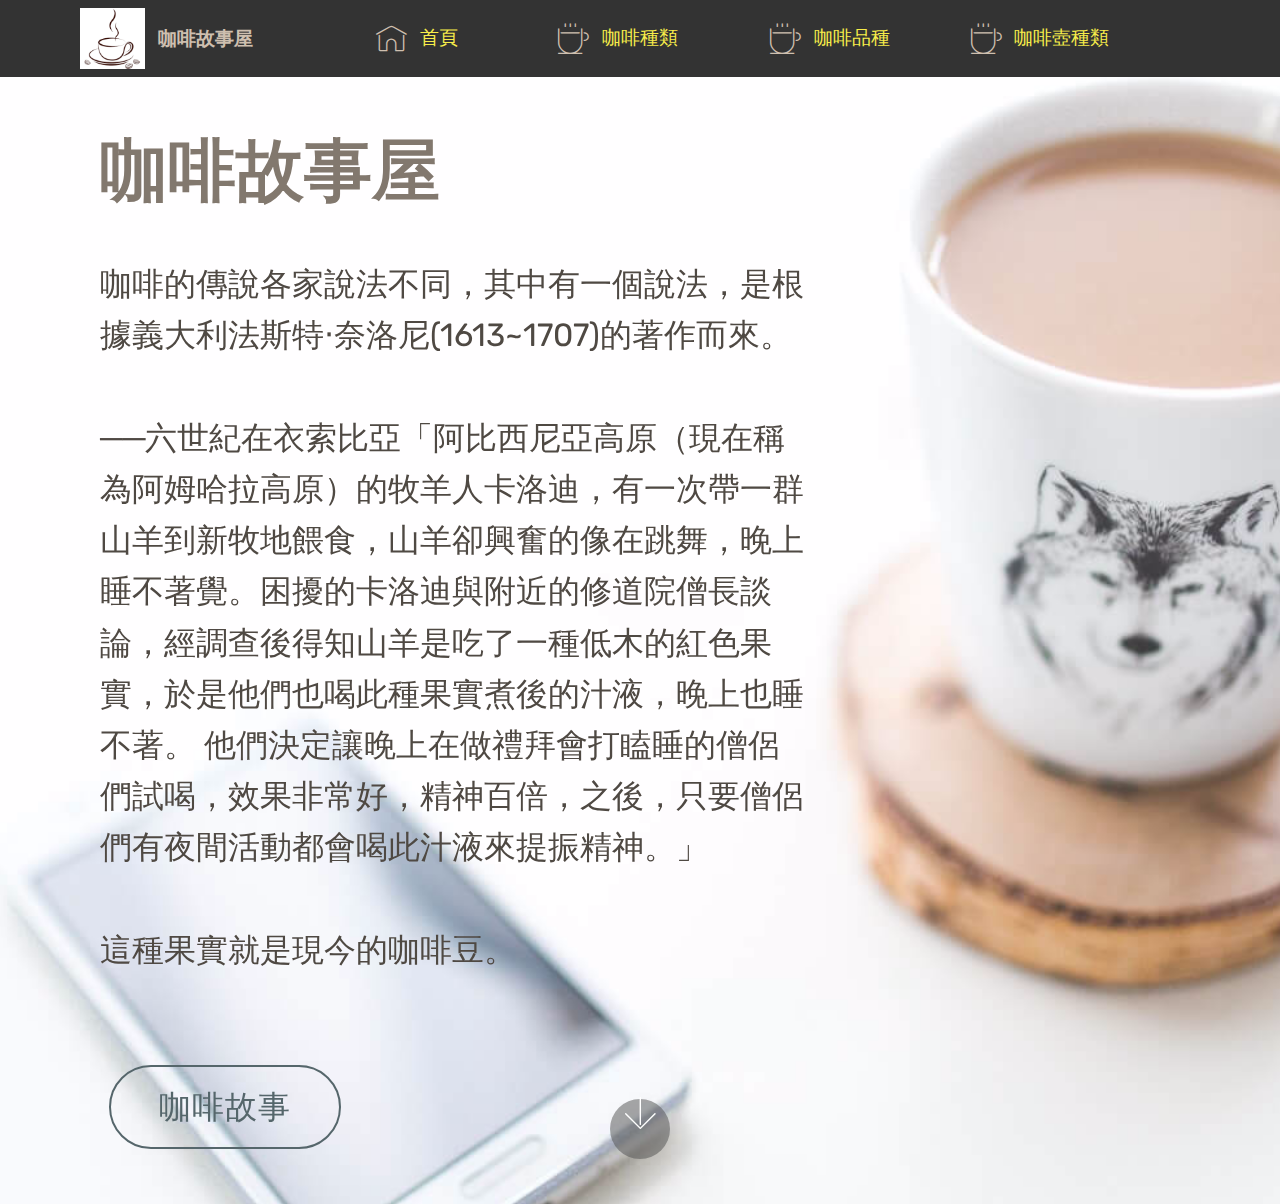
<file: index.html>
<!DOCTYPE html>
<html >
<head>
  <!-- Site made with Mobirise Website Builder v4.8.3, https://mobirise.com -->
  <meta charset="UTF-8">
  <meta http-equiv="X-UA-Compatible" content="IE=edge">
  <meta name="generator" content="Mobirise v4.8.3, mobirise.com">
  <meta name="viewport" content="width=device-width, initial-scale=1, minimum-scale=1">
  <link rel="shortcut icon" href="assets/images/-122x93.png" type="image/x-icon">
  <meta name="description" content="">
  <title>首頁</title>
  <link rel="stylesheet" href="assets/web/assets/mobirise-icons/mobirise-icons.css">
  <link rel="stylesheet" href="assets/tether/tether.min.css">
  <link rel="stylesheet" href="assets/bootstrap/css/bootstrap.min.css">
  <link rel="stylesheet" href="assets/bootstrap/css/bootstrap-grid.min.css">
  <link rel="stylesheet" href="assets/bootstrap/css/bootstrap-reboot.min.css">
  <link rel="stylesheet" href="assets/dropdown/css/style.css">
  <link rel="stylesheet" href="assets/theme/css/style.css">
  <link rel="stylesheet" href="assets/mobirise/css/mbr-additional.css" type="text/css">
  
  
  
</head>
<body>
  <section class="menu cid-qTkzRZLJNu" once="menu" id="menu1-0">

    

    <nav class="navbar navbar-expand beta-menu navbar-dropdown align-items-center navbar-fixed-top navbar-toggleable-sm">
        <button class="navbar-toggler navbar-toggler-right" type="button" data-toggle="collapse" data-target="#navbarSupportedContent" aria-controls="navbarSupportedContent" aria-expanded="false" aria-label="Toggle navigation">
            <div class="hamburger">
                <span></span>
                <span></span>
                <span></span>
                <span></span>
            </div>
        </button>
        <div class="menu-logo">
            <div class="navbar-brand">
                <span class="navbar-logo">
                    <a href="index.html">
                         <img src="assets/images/-122x93.png" alt="Mobirise" title="" style="height: 3.8rem;">
                    </a>
                </span>
                <span class="navbar-caption-wrap"><a class="navbar-caption text-danger display-7" href="index.html">咖啡故事屋</a></span>
            </div>
        </div>
        <div class="collapse navbar-collapse" id="navbarSupportedContent">
            <ul class="navbar-nav nav-dropdown nav-right" data-app-modern-menu="true"><li class="nav-item">
                    <a class="nav-link link text-success display-7" href="index.html"><span class="mbri-home mbr-iconfont mbr-iconfont-btn" style="color: rgb(206, 191, 175);"></span>首頁 &nbsp; &nbsp; &nbsp; &nbsp; &nbsp; &nbsp; &nbsp; &nbsp; &nbsp; &nbsp;</a>
                </li><li class="nav-item"><a class="nav-link link text-success display-7" href="page2.html"><span class="mbri-hot-cup mbr-iconfont mbr-iconfont-btn" style="color: rgb(206, 191, 175);"></span>咖啡種類 &nbsp; &nbsp; &nbsp; &nbsp; &nbsp; &nbsp; &nbsp; &nbsp; &nbsp;</a></li><li class="nav-item"><a class="nav-link link text-success display-7" href="page1.html"><span class="mbri-hot-cup mbr-iconfont mbr-iconfont-btn" style="color: rgb(206, 191, 175);"></span>咖啡品種 &nbsp; &nbsp; &nbsp; &nbsp; &nbsp; &nbsp; &nbsp;&nbsp;</a></li><li class="nav-item"><a class="nav-link link text-success display-7" href="page3.html"><span class="mbri-hot-cup mbr-iconfont mbr-iconfont-btn" style="color: rgb(206, 191, 175);"></span>咖啡壺種類&nbsp; &nbsp; &nbsp; &nbsp; &nbsp; &nbsp; &nbsp; &nbsp;</a></li><li class="nav-item"><a class="nav-link link text-success display-7" href="https://mobirise.com"></a></li></ul>
            
        </div>
    </nav>
</section>

<section class="engine"><a href="https://mobiri.se/h">how to create a web page for free</a></section><section class="header9 cid-r4R7eezsi0 mbr-fullscreen mbr-parallax-background" id="header9-j">

    

    

    <div class="container">
        <div class="media-container-column mbr-white col-md-8">
            <h1 class="mbr-section-title align-left mbr-bold pb-3 mbr-fonts-style display-1"><br>咖啡故事屋</h1>
            <h3 class="mbr-section-subtitle align-left mbr-light pb-3 mbr-fonts-style display-2"></h3>
            <p class="mbr-text align-left pb-3 mbr-fonts-style display-5">咖啡的傳說各家說法不同，其中有一個說法，是根據義大利法斯特‧奈洛尼(1613~1707)的著作而來。
<br>
<br>──六世紀在衣索比亞「阿比西尼亞高原（現在稱為阿姆哈拉高原）的牧羊人卡洛迪，有一次帶一群山羊到新牧地餵食，山羊卻興奮的像在跳舞，晚上睡不著覺。困擾的卡洛迪與附近的修道院僧長談論，經調查後得知山羊是吃了一種低木的紅色果實，於是他們也喝此種果實煮後的汁液，晚上也睡不著。 他們決定讓晚上在做禮拜會打瞌睡的僧侶們試喝，效果非常好，精神百倍，之後，只要僧侶們有夜間活動都會喝此汁液來提振精神。」
<br>
<br>這種果實就是現今的咖啡豆。<br>
<br>
            </p>
            <div class="mbr-section-btn align-left"><a class="btn btn-md btn-warning-outline display-5" href="https://www.youtube.com/watch?v=K2x3WgZIUCE" target="_blank">咖啡故事</a></div>
        </div>
    </div>

    <div class="mbr-arrow hidden-sm-down" aria-hidden="true">
        <a href="#next">
            <i class="mbri-down mbr-iconfont"></i>
        </a>
    </div>
</section>


  <script src="assets/web/assets/jquery/jquery.min.js"></script>
  <script src="assets/popper/popper.min.js"></script>
  <script src="assets/tether/tether.min.js"></script>
  <script src="assets/bootstrap/js/bootstrap.min.js"></script>
  <script src="assets/smoothscroll/smooth-scroll.js"></script>
  <script src="assets/dropdown/js/script.min.js"></script>
  <script src="assets/touchswipe/jquery.touch-swipe.min.js"></script>
  <script src="assets/parallax/jarallax.min.js"></script>
  <script src="assets/theme/js/script.js"></script>
  
  
</body>
</html>
</file>
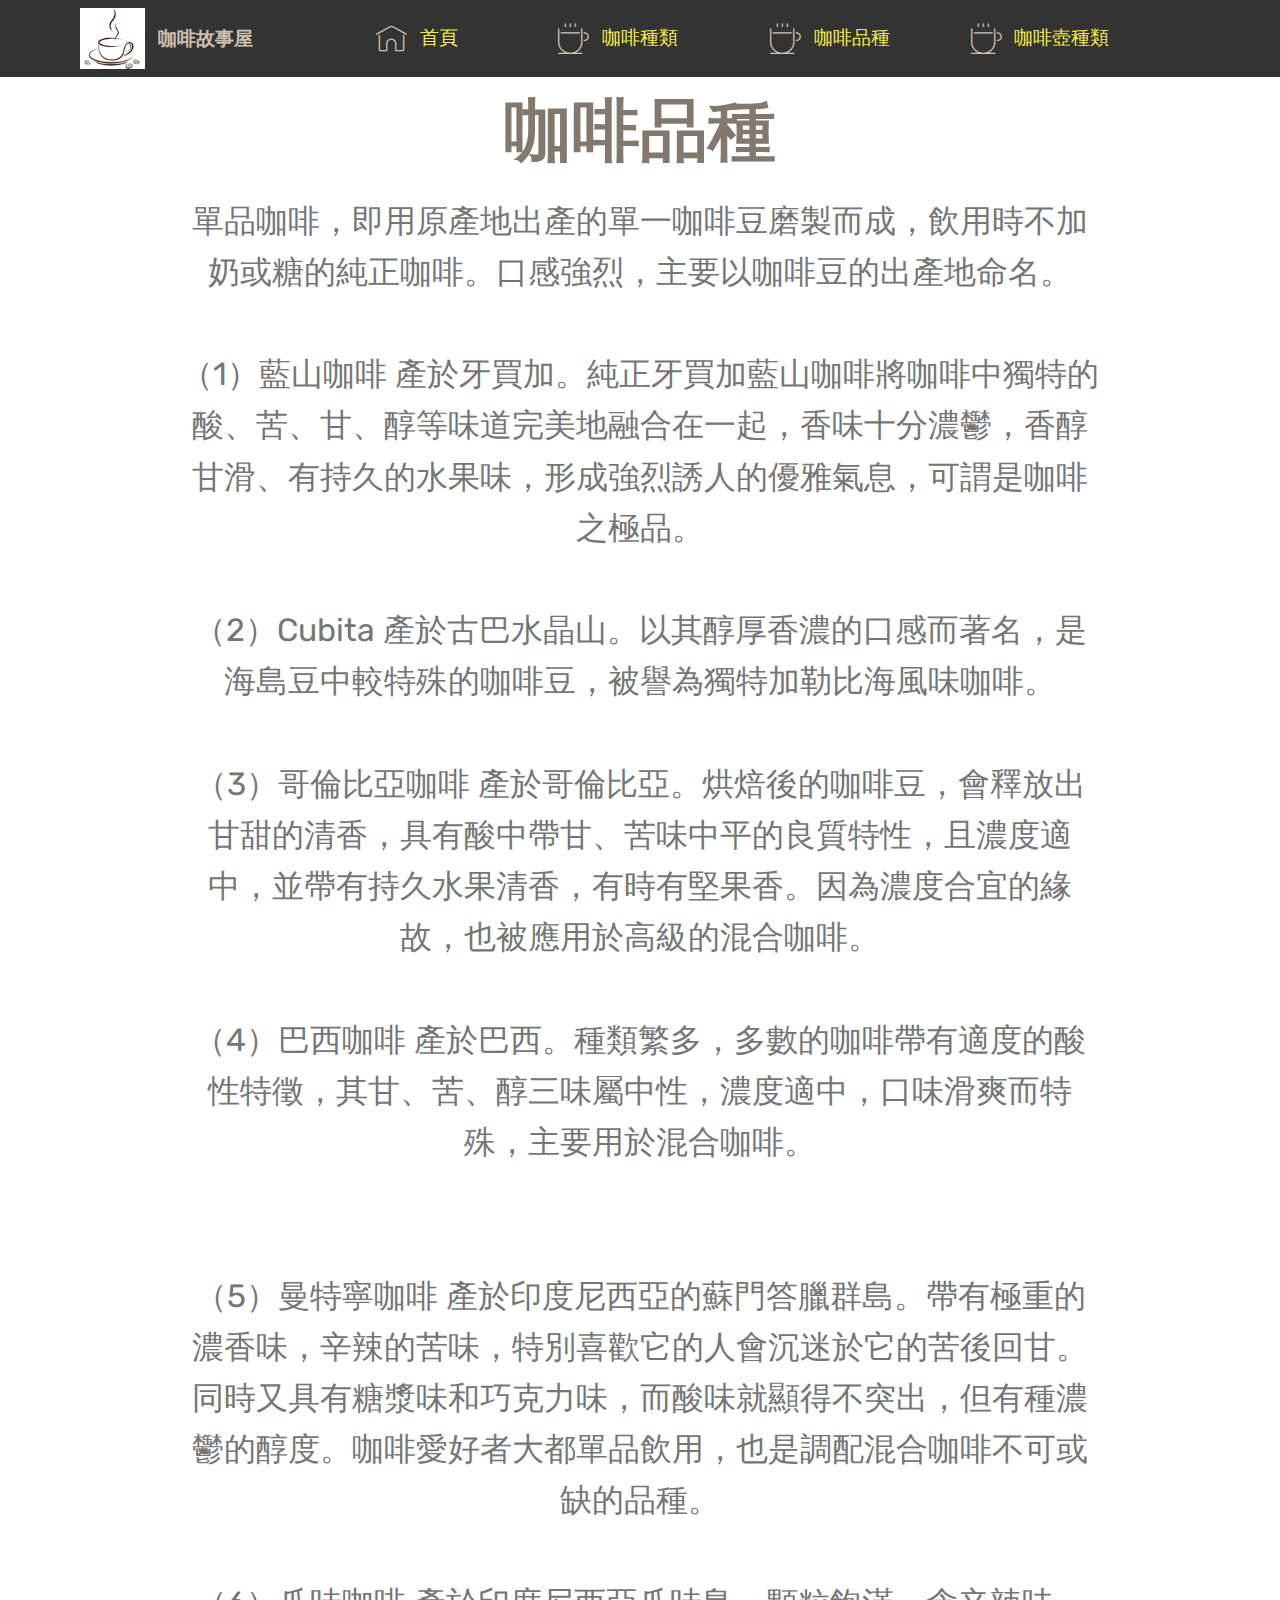
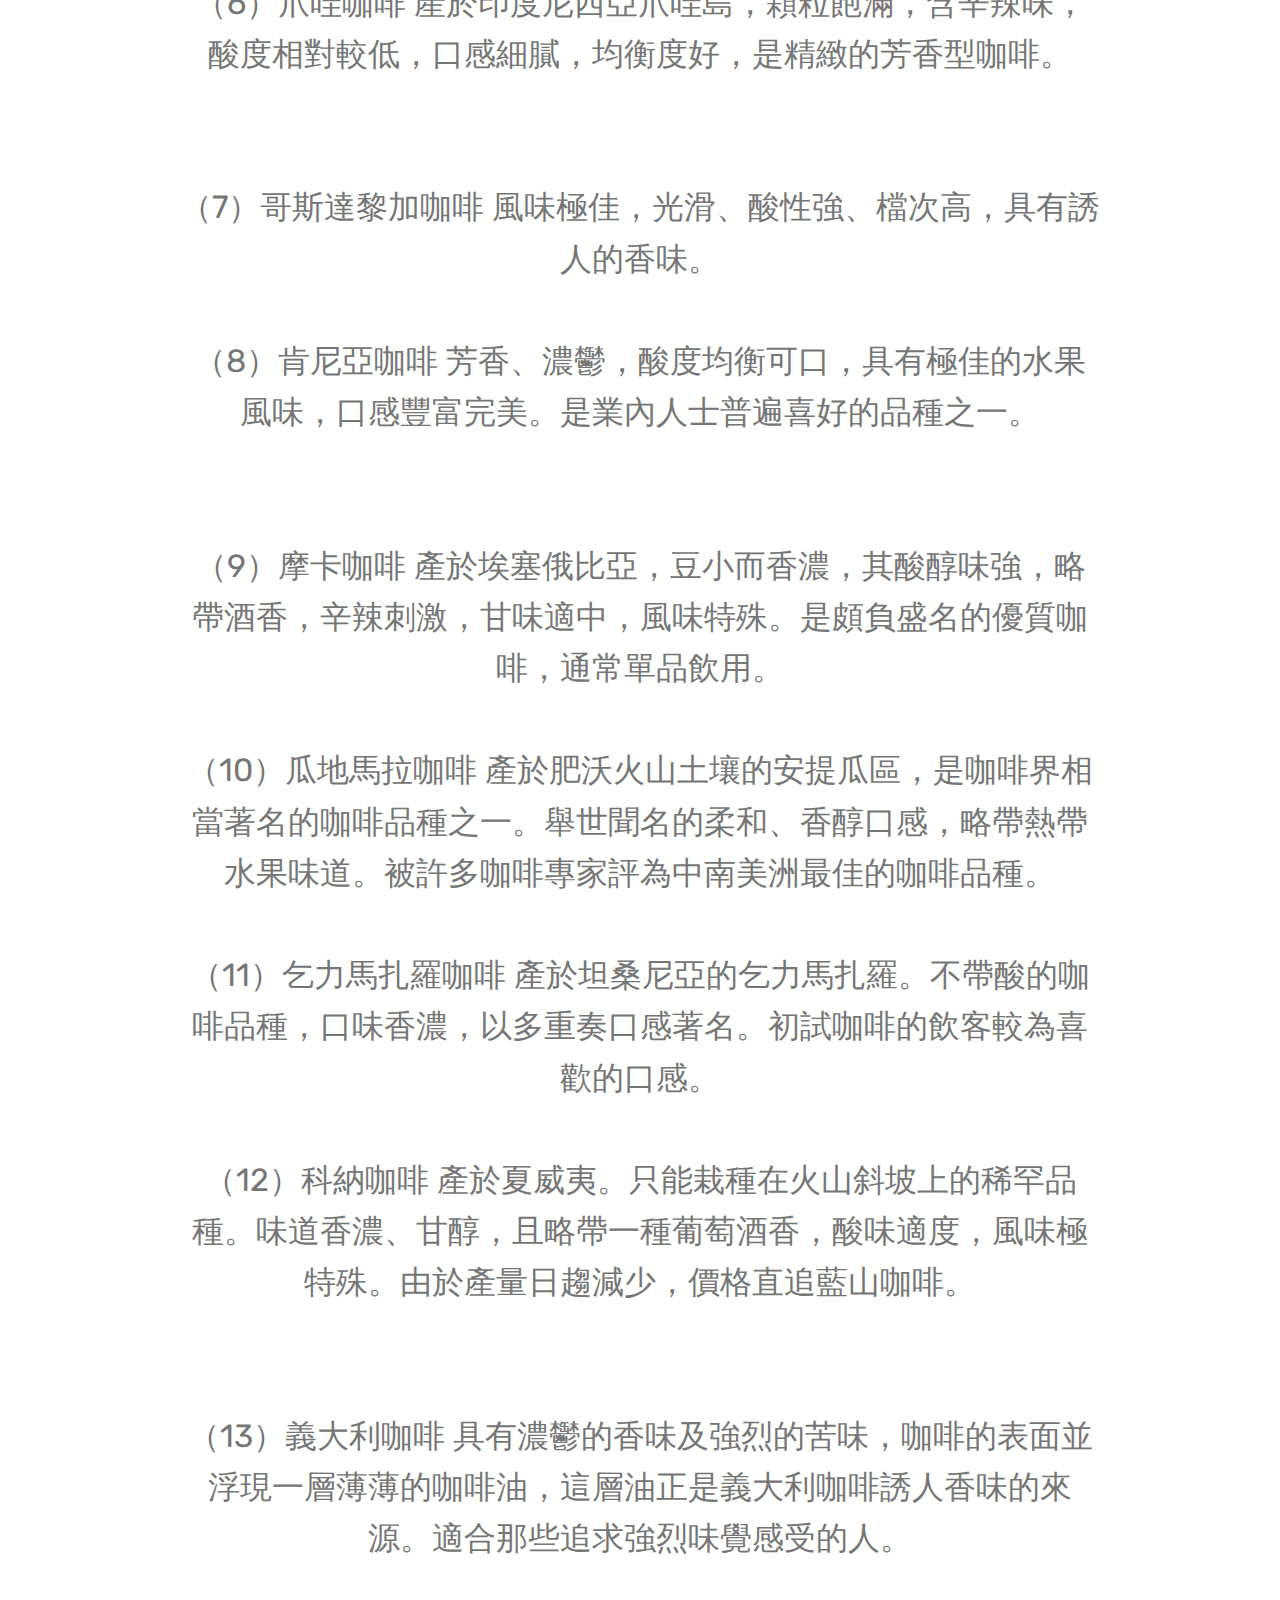
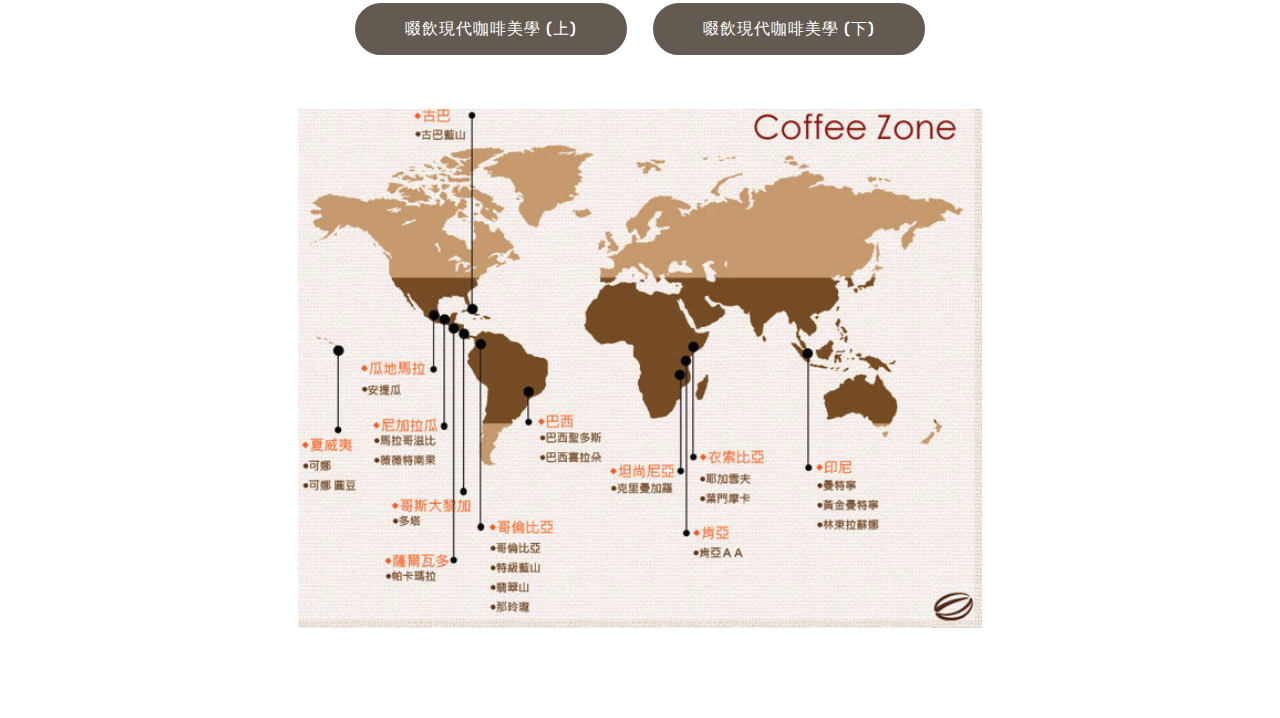
<file: page1.html>
<!DOCTYPE html>
<html >
<head>
  <!-- Site made with Mobirise Website Builder v4.8.3, https://mobirise.com -->
  <meta charset="UTF-8">
  <meta http-equiv="X-UA-Compatible" content="IE=edge">
  <meta name="generator" content="Mobirise v4.8.3, mobirise.com">
  <meta name="viewport" content="width=device-width, initial-scale=1, minimum-scale=1">
  <link rel="shortcut icon" href="assets/images/-122x93.png" type="image/x-icon">
  <meta name="description" content="Site Builder Description">
  <title>咖啡品種</title>
  <link rel="stylesheet" href="assets/web/assets/mobirise-icons/mobirise-icons.css">
  <link rel="stylesheet" href="assets/tether/tether.min.css">
  <link rel="stylesheet" href="assets/bootstrap/css/bootstrap.min.css">
  <link rel="stylesheet" href="assets/bootstrap/css/bootstrap-grid.min.css">
  <link rel="stylesheet" href="assets/bootstrap/css/bootstrap-reboot.min.css">
  <link rel="stylesheet" href="assets/dropdown/css/style.css">
  <link rel="stylesheet" href="assets/theme/css/style.css">
  <link rel="stylesheet" href="assets/mobirise/css/mbr-additional.css" type="text/css">
  
  
  
</head>
<body>
  <section class="menu cid-qTkzRZLJNu" once="menu" id="menu1-s">

    

    <nav class="navbar navbar-expand beta-menu navbar-dropdown align-items-center navbar-fixed-top navbar-toggleable-sm">
        <button class="navbar-toggler navbar-toggler-right" type="button" data-toggle="collapse" data-target="#navbarSupportedContent" aria-controls="navbarSupportedContent" aria-expanded="false" aria-label="Toggle navigation">
            <div class="hamburger">
                <span></span>
                <span></span>
                <span></span>
                <span></span>
            </div>
        </button>
        <div class="menu-logo">
            <div class="navbar-brand">
                <span class="navbar-logo">
                    <a href="index.html">
                         <img src="assets/images/-122x93.png" alt="Mobirise" title="" style="height: 3.8rem;">
                    </a>
                </span>
                <span class="navbar-caption-wrap"><a class="navbar-caption text-danger display-7" href="index.html">咖啡故事屋</a></span>
            </div>
        </div>
        <div class="collapse navbar-collapse" id="navbarSupportedContent">
            <ul class="navbar-nav nav-dropdown nav-right" data-app-modern-menu="true"><li class="nav-item">
                    <a class="nav-link link text-success display-7" href="index.html"><span class="mbri-home mbr-iconfont mbr-iconfont-btn" style="color: rgb(206, 191, 175);"></span>首頁 &nbsp; &nbsp; &nbsp; &nbsp; &nbsp; &nbsp; &nbsp; &nbsp; &nbsp; &nbsp;</a>
                </li><li class="nav-item"><a class="nav-link link text-success display-7" href="page2.html"><span class="mbri-hot-cup mbr-iconfont mbr-iconfont-btn" style="color: rgb(206, 191, 175);"></span>咖啡種類 &nbsp; &nbsp; &nbsp; &nbsp; &nbsp; &nbsp; &nbsp; &nbsp; &nbsp;</a></li><li class="nav-item"><a class="nav-link link text-success display-7" href="page1.html"><span class="mbri-hot-cup mbr-iconfont mbr-iconfont-btn" style="color: rgb(206, 191, 175);"></span>咖啡品種 &nbsp; &nbsp; &nbsp; &nbsp; &nbsp; &nbsp; &nbsp;&nbsp;</a></li><li class="nav-item"><a class="nav-link link text-success display-7" href="page3.html"><span class="mbri-hot-cup mbr-iconfont mbr-iconfont-btn" style="color: rgb(206, 191, 175);"></span>咖啡壺種類&nbsp; &nbsp; &nbsp; &nbsp; &nbsp; &nbsp; &nbsp; &nbsp;</a></li><li class="nav-item"><a class="nav-link link text-success display-7" href="https://mobirise.com"></a></li></ul>
            
        </div>
    </nav>
</section>

<section class="engine"><a href="https://mobiri.se/c">free website builder</a></section><section class="header4 cid-raHq6wYE0u" id="header4-x">

    

    

    <div class="container">
        <div class="row justify-content-md-center">
            <div class="media-content col-md-10">
                <h1 class="mbr-section-title align-center mbr-white pb-3 mbr-bold mbr-fonts-style display-1">
                    咖啡品種</h1>
                
                <div class="mbr-text align-center mbr-white pb-3">
                    <p class="mbr-text mbr-fonts-style display-5">單品咖啡，即用原產地出產的單一咖啡豆磨製而成，飲用時不加奶或糖的純正咖啡。口感強烈，主要以咖啡豆的出產地命名。<br><br>（1）藍山咖啡 產於牙買加。純正牙買加藍山咖啡將咖啡中獨特的酸、苦、甘、醇等味道完美地融合在一起，香味十分濃鬱，香醇甘滑、有持久的水果味，形成強烈誘人的優雅氣息，可謂是咖啡之極品。
<br>
<br>（2）Cubita 產於古巴水晶山。以其醇厚香濃的口感而著名，是海島豆中較特殊的咖啡豆，被譽為獨特加勒比海風味咖啡。
<br>
<br>（3）哥倫比亞咖啡 產於哥倫比亞。烘焙後的咖啡豆，會釋放出甘甜的清香，具有酸中帶甘、苦味中平的良質特性，且濃度適中，並帶有持久水果清香，有時有堅果香。因為濃度合宜的緣故，也被應用於高級的混合咖啡。
<br>
<br>（4）巴西咖啡 產於巴西。種類繁多，多數的咖啡帶有適度的酸性特徵，其甘、苦、醇三味屬中性，濃度適中，口味滑爽而特殊，主要用於混合咖啡。
<br>
<br>
<br>（5）曼特寧咖啡 產於印度尼西亞的蘇門答臘群島。帶有極重的濃香味，辛辣的苦味，特別喜歡它的人會沉迷於它的苦後回甘。同時又具有糖漿味和巧克力味，而酸味就顯得不突出，但有種濃鬱的醇度。咖啡愛好者大都單品飲用，也是調配混合咖啡不可或缺的品種。
<br>
<br>（6）爪哇咖啡 產於印度尼西亞爪哇島，顆粒飽滿，含辛辣味，酸度相對較低，口感細膩，均衡度好，是精緻的芳香型咖啡。
<br>
<br>
<br>（7）哥斯達黎加咖啡 風味極佳，光滑、酸性強、檔次高，具有誘人的香味。
<br>
<br>（8）肯尼亞咖啡 芳香、濃鬱，酸度均衡可口，具有極佳的水果風味，口感豐富完美。是業內人士普遍喜好的品種之一。
<br>
<br>
<br>（9）摩卡咖啡 產於埃塞俄比亞，豆小而香濃，其酸醇味強，略帶酒香，辛辣刺激，甘味適中，風味特殊。是頗負盛名的優質咖啡，通常單品飲用。
<br>
<br>（10）瓜地馬拉咖啡 產於肥沃火山土壤的安提瓜區，是咖啡界相當著名的咖啡品種之一。舉世聞名的柔和、香醇口感，略帶熱帶水果味道。被許多咖啡專家評為中南美洲最佳的咖啡品種。
<br>
<br>（11）乞力馬扎羅咖啡 產於坦桑尼亞的乞力馬扎羅。不帶酸的咖啡品種，口味香濃，以多重奏口感著名。初試咖啡的飲客較為喜歡的口感。
<br>
<br>（12）科納咖啡 產於夏威夷。只能栽種在火山斜坡上的稀罕品種。味道香濃、甘醇，且略帶一種葡萄酒香，酸味適度，風味極特殊。由於產量日趨減少，價格直追藍山咖啡。
<br>
<br>
<br>（13）義大利咖啡 具有濃鬱的香味及強烈的苦味，咖啡的表面並浮現一層薄薄的咖啡油，這層油正是義大利咖啡誘人香味的來源。適合那些追求強烈味覺感受的人。<br></p>
                </div>
                <div class="mbr-section-btn align-center"><a class="btn btn-md btn-info display-4" href="https://www.youtube.com/watch?v=3MANLcMOM8A&list=PLxDB5UM-WzHDVsQFGr89Ua0l_5dH-wNFN">啜飲現代咖啡美學 (上)</a>
                    <a class="btn btn-md btn-info display-4" href="https://www.youtube.com/watch?v=JzEDTPQ6BQY">啜飲現代咖啡美學 (下)</a></div>
            </div>
            <div class="mbr-figure pt-5">
                <img src="assets/images/-634x490.jpg" alt="Mobirise" title="" style="width: 60%;">
            </div>
        </div>
    </div>
</section>


  <script src="assets/web/assets/jquery/jquery.min.js"></script>
  <script src="assets/popper/popper.min.js"></script>
  <script src="assets/tether/tether.min.js"></script>
  <script src="assets/bootstrap/js/bootstrap.min.js"></script>
  <script src="assets/smoothscroll/smooth-scroll.js"></script>
  <script src="assets/dropdown/js/script.min.js"></script>
  <script src="assets/touchswipe/jquery.touch-swipe.min.js"></script>
  <script src="assets/theme/js/script.js"></script>
  
  
</body>
</html>
</file>
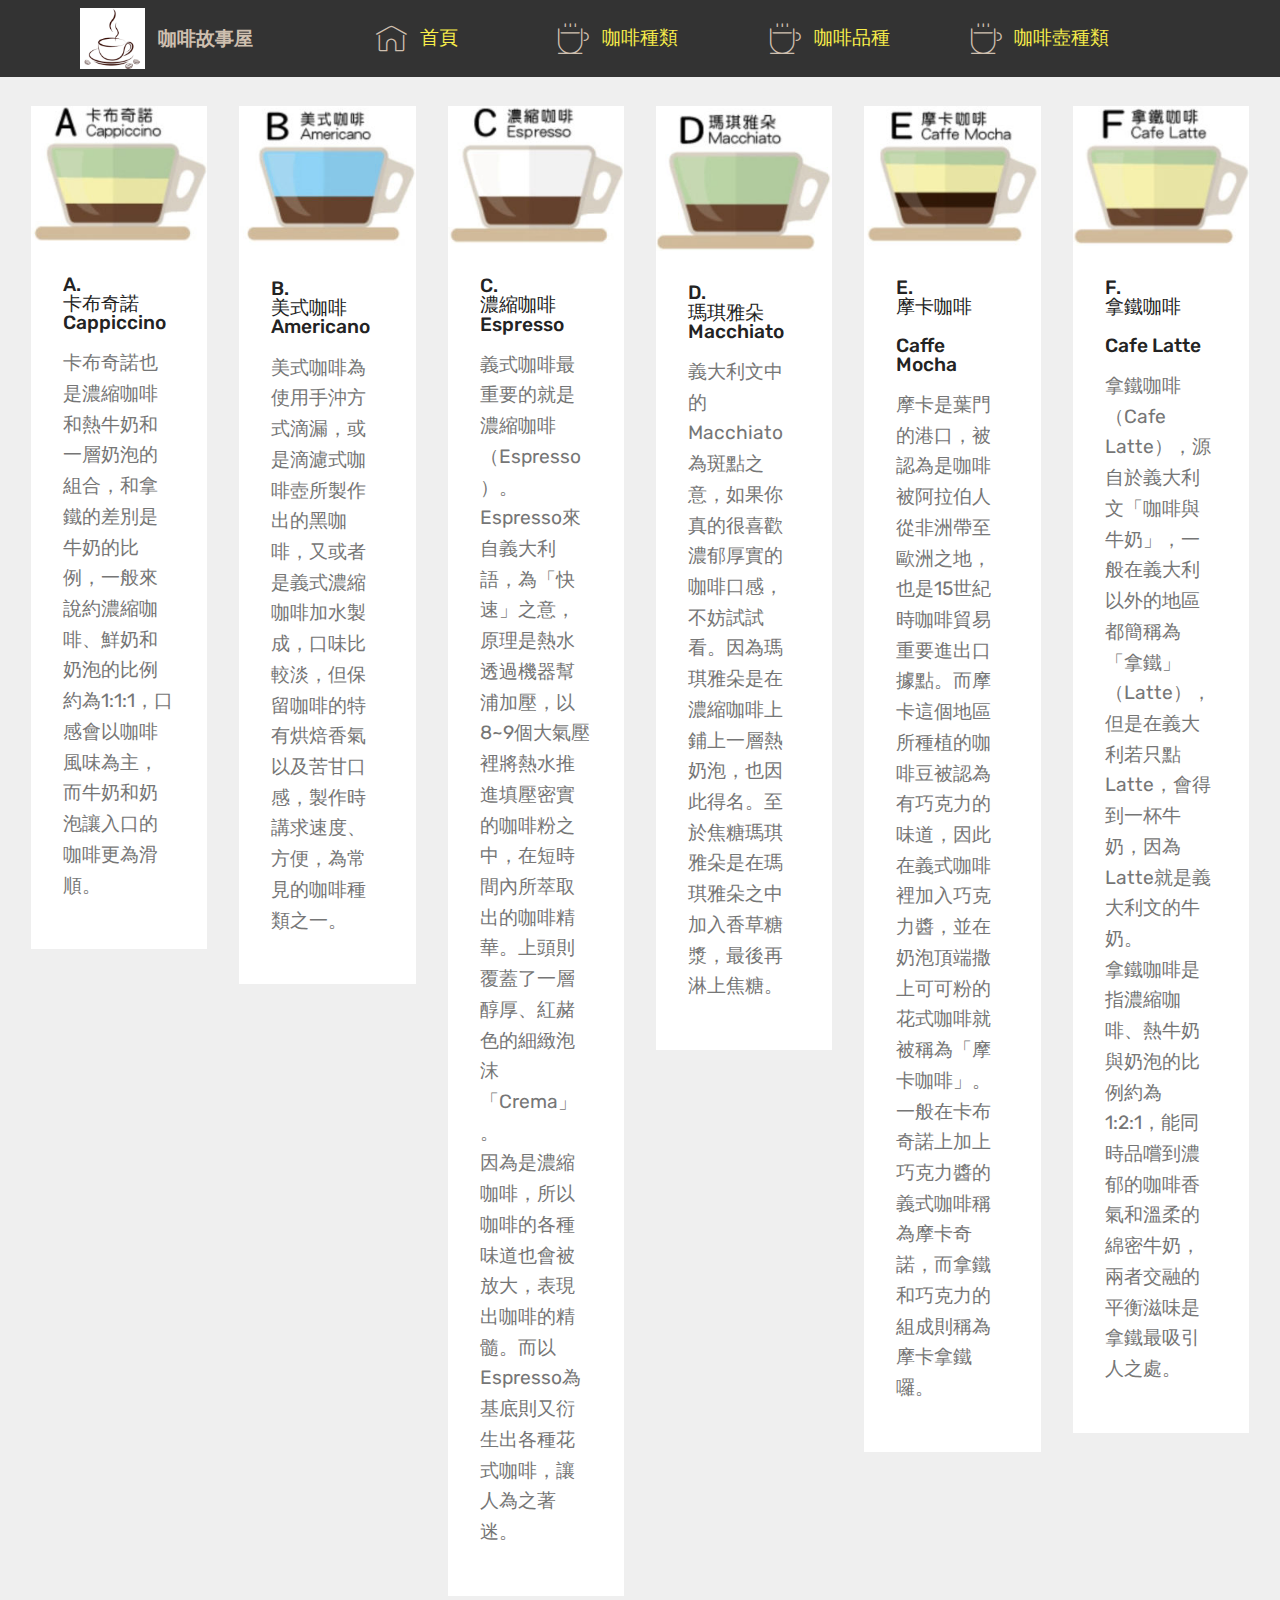
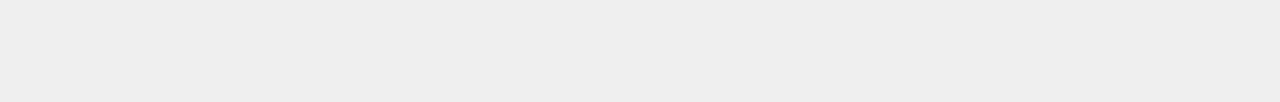
<file: page2.html>
<!DOCTYPE html>
<html >
<head>
  <!-- Site made with Mobirise Website Builder v4.8.3, https://mobirise.com -->
  <meta charset="UTF-8">
  <meta http-equiv="X-UA-Compatible" content="IE=edge">
  <meta name="generator" content="Mobirise v4.8.3, mobirise.com">
  <meta name="viewport" content="width=device-width, initial-scale=1, minimum-scale=1">
  <link rel="shortcut icon" href="assets/images/-122x93.png" type="image/x-icon">
  <meta name="description" content="Web Page Builder Description">
  <title>咖啡種類</title>
  <link rel="stylesheet" href="assets/web/assets/mobirise-icons/mobirise-icons.css">
  <link rel="stylesheet" href="assets/tether/tether.min.css">
  <link rel="stylesheet" href="assets/bootstrap/css/bootstrap.min.css">
  <link rel="stylesheet" href="assets/bootstrap/css/bootstrap-grid.min.css">
  <link rel="stylesheet" href="assets/bootstrap/css/bootstrap-reboot.min.css">
  <link rel="stylesheet" href="assets/dropdown/css/style.css">
  <link rel="stylesheet" href="assets/theme/css/style.css">
  <link rel="stylesheet" href="assets/mobirise/css/mbr-additional.css" type="text/css">
  
  
  
</head>
<body>
  <section class="menu cid-qTkzRZLJNu" once="menu" id="menu1-t">

    

    <nav class="navbar navbar-expand beta-menu navbar-dropdown align-items-center navbar-fixed-top navbar-toggleable-sm">
        <button class="navbar-toggler navbar-toggler-right" type="button" data-toggle="collapse" data-target="#navbarSupportedContent" aria-controls="navbarSupportedContent" aria-expanded="false" aria-label="Toggle navigation">
            <div class="hamburger">
                <span></span>
                <span></span>
                <span></span>
                <span></span>
            </div>
        </button>
        <div class="menu-logo">
            <div class="navbar-brand">
                <span class="navbar-logo">
                    <a href="index.html">
                         <img src="assets/images/-122x93.png" alt="Mobirise" title="" style="height: 3.8rem;">
                    </a>
                </span>
                <span class="navbar-caption-wrap"><a class="navbar-caption text-danger display-7" href="index.html">咖啡故事屋</a></span>
            </div>
        </div>
        <div class="collapse navbar-collapse" id="navbarSupportedContent">
            <ul class="navbar-nav nav-dropdown nav-right" data-app-modern-menu="true"><li class="nav-item">
                    <a class="nav-link link text-success display-7" href="index.html"><span class="mbri-home mbr-iconfont mbr-iconfont-btn" style="color: rgb(206, 191, 175);"></span>首頁 &nbsp; &nbsp; &nbsp; &nbsp; &nbsp; &nbsp; &nbsp; &nbsp; &nbsp; &nbsp;</a>
                </li><li class="nav-item"><a class="nav-link link text-success display-7" href="page2.html"><span class="mbri-hot-cup mbr-iconfont mbr-iconfont-btn" style="color: rgb(206, 191, 175);"></span>咖啡種類 &nbsp; &nbsp; &nbsp; &nbsp; &nbsp; &nbsp; &nbsp; &nbsp; &nbsp;</a></li><li class="nav-item"><a class="nav-link link text-success display-7" href="page1.html"><span class="mbri-hot-cup mbr-iconfont mbr-iconfont-btn" style="color: rgb(206, 191, 175);"></span>咖啡品種 &nbsp; &nbsp; &nbsp; &nbsp; &nbsp; &nbsp; &nbsp;&nbsp;</a></li><li class="nav-item"><a class="nav-link link text-success display-7" href="page3.html"><span class="mbri-hot-cup mbr-iconfont mbr-iconfont-btn" style="color: rgb(206, 191, 175);"></span>咖啡壺種類&nbsp; &nbsp; &nbsp; &nbsp; &nbsp; &nbsp; &nbsp; &nbsp;</a></li><li class="nav-item"><a class="nav-link link text-success display-7" href="https://mobirise.com"></a></li></ul>
            
        </div>
    </nav>
</section>

<section class="engine"><a href="https://mobiri.se/a">online site builder</a></section><section class="features17 cid-raHCgRW6sV" id="features17-y">
    
    

    
    <div class="container-fluid">
        <div class="media-container-row">
            <div class="card p-3 col-12 col-md-6 col-lg-2">
                <div class="card-wrapper">
                    <div class="card-img">
                        <img src="assets/images/a-236x209.jpg" alt="Mobirise" title="">
                    </div>
                    <div class="card-box">
                        <h4 class="card-title pb-3 mbr-fonts-style display-7">
                            A.
                        <div>卡布奇諾 Cappiccino</div></h4>
                        <p class="mbr-text mbr-fonts-style display-7">
                            卡布奇諾也是濃縮咖啡和熱牛奶和一層奶泡的組合，和拿鐵的差別是牛奶的比例，一般來說約濃縮咖啡、鮮奶和奶泡的比例約為1:1:1，口感會以咖啡風味為主，而牛奶和奶泡讓入口的咖啡更為滑順。
                        </p>
                    </div>
                </div>
            </div>

            <div class="card p-3 col-12 col-md-6 col-lg-2">
                <div class="card-wrapper">
                    <div class="card-img">
                        <img src="assets/images/b-270x228.jpg" alt="Mobirise" title="">
                    </div>
                    <div class="card-box">
                        <h4 class="card-title pb-3 mbr-fonts-style display-7">
                            B.
                        <div>美式咖啡 Americano</div></h4>
                        <p class="mbr-text mbr-fonts-style display-7">
                            美式咖啡為使用手沖方式滴漏，或是滴濾式咖啡壺所製作出的黑咖啡，又或者是義式濃縮咖啡加水製成，口味比較淡，但保留咖啡的特有烘焙香氣以及苦甘口感，製作時講求速度、方便，為常見的咖啡種類之一。
                        </p>
                    </div>
                </div>
            </div>

            <div class="card p-3 col-12 col-md-6 col-lg-2">
                <div class="card-wrapper">
                    <div class="card-img">
                        <img src="assets/images/c-255x203.jpg" alt="Mobirise" title="">
                    </div>
                    <div class="card-box">
                        <h4 class="card-title pb-3 mbr-fonts-style display-7">
                            C.
<div>濃縮咖啡Espresso</div></h4>
                        <p class="mbr-text mbr-fonts-style display-7">義式咖啡最重要的就是濃縮咖啡（Espresso）。Espresso來自義大利語，為「快速」之意，原理是熱水透過機器幫浦加壓，以8~9個大氣壓裡將熱水推進填壓密實的咖啡粉之中，在短時間內所萃取出的咖啡精華。上頭則覆蓋了一層醇厚、紅赭色的細緻泡沫「Crema」。
<br>因為是濃縮咖啡，所以咖啡的各種味道也會被放大，表現出咖啡的精髓。而以Espresso為基底則又衍生出各種花式咖啡，讓人為之著迷。</p>
                    </div>
                </div>
            </div>

            <div class="card p-3 col-12 col-md-6 col-lg-2">
                <div class="card-wrapper">
                    <div class="card-img">
                        <img src="assets/images/d-233x211.jpg" alt="Mobirise" title="">
                    </div>
                    <div class="card-box">
                        <h4 class="card-title pb-3 mbr-fonts-style display-7">
                            D.
                        <div>瑪琪雅朵Macchiato</div></h4>
                        <p class="mbr-text mbr-fonts-style display-7">義大利文中的Macchiato為斑點之意，如果你真的很喜歡濃郁厚實的咖啡口感，不妨試試看。因為瑪琪雅朵是在濃縮咖啡上鋪上一層熱奶泡，也因此得名。至於焦糖瑪琪雅朵是在瑪琪雅朵之中加入香草糖漿，最後再淋上焦糖。&nbsp;<br></p>
                    </div>
                </div>
            </div>
            <div class="card p-3 col-12 col-md-6 col-lg-2">
                <div class="card-wrapper">
                    <div class="card-img">
                        <img src="assets/images/e-255x206.jpg" alt="Mobirise" title="">
                    </div>
                    <div class="card-box">
                        <h4 class="card-title pb-3 mbr-fonts-style display-7">E.
<div>摩卡咖啡 </div><br><div>Caffe Mocha</div></h4>
                        <p class="mbr-text mbr-fonts-style display-7">摩卡是葉門的港口，被認為是咖啡被阿拉伯人從非洲帶至歐洲之地，也是15世紀時咖啡貿易重要進出口據點。而摩卡這個地區所種植的咖啡豆被認為有巧克力的味道，因此在義式咖啡裡加入巧克力醬，並在奶泡頂端撒上可可粉的花式咖啡就被稱為「摩卡咖啡」。
<br>一般在卡布奇諾上加上巧克力醬的義式咖啡稱為摩卡奇諾，而拿鐵和巧克力的組成則稱為摩卡拿鐵囉。</p>
                    </div>
                </div>
            </div>
            <div class="card p-3 col-12 col-md-6 col-lg-2">
                <div class="card-wrapper">
                    <div class="card-img">
                        <img src="assets/images/f-258x202.jpg" alt="Mobirise" title="">
                    </div>
                    <div class="card-box">
                        <h4 class="card-title pb-3 mbr-fonts-style display-7">
                            F.
                        <div>拿鐵咖啡</div><br><div>Cafe Latte</div></h4>
                        <p class="mbr-text mbr-fonts-style display-7">拿鐵咖啡（Cafe Latte），源自於義大利文「咖啡與牛奶」，一般在義大利以外的地區都簡稱為「拿鐵」（Latte），但是在義大利若只點Latte，會得到一杯牛奶，因為Latte就是義大利文的牛奶。
<br>拿鐵咖啡是指濃縮咖啡、熱牛奶與奶泡的比例約為1:2:1，能同時品嚐到濃郁的咖啡香氣和溫柔的綿密牛奶，兩者交融的平衡滋味是拿鐵最吸引人之處。</p>
                    </div>
                </div>
            </div>
        </div>
    </div>
</section>


  <script src="assets/web/assets/jquery/jquery.min.js"></script>
  <script src="assets/popper/popper.min.js"></script>
  <script src="assets/tether/tether.min.js"></script>
  <script src="assets/bootstrap/js/bootstrap.min.js"></script>
  <script src="assets/smoothscroll/smooth-scroll.js"></script>
  <script src="assets/dropdown/js/script.min.js"></script>
  <script src="assets/touchswipe/jquery.touch-swipe.min.js"></script>
  <script src="assets/theme/js/script.js"></script>
  
  
</body>
</html>
</file>
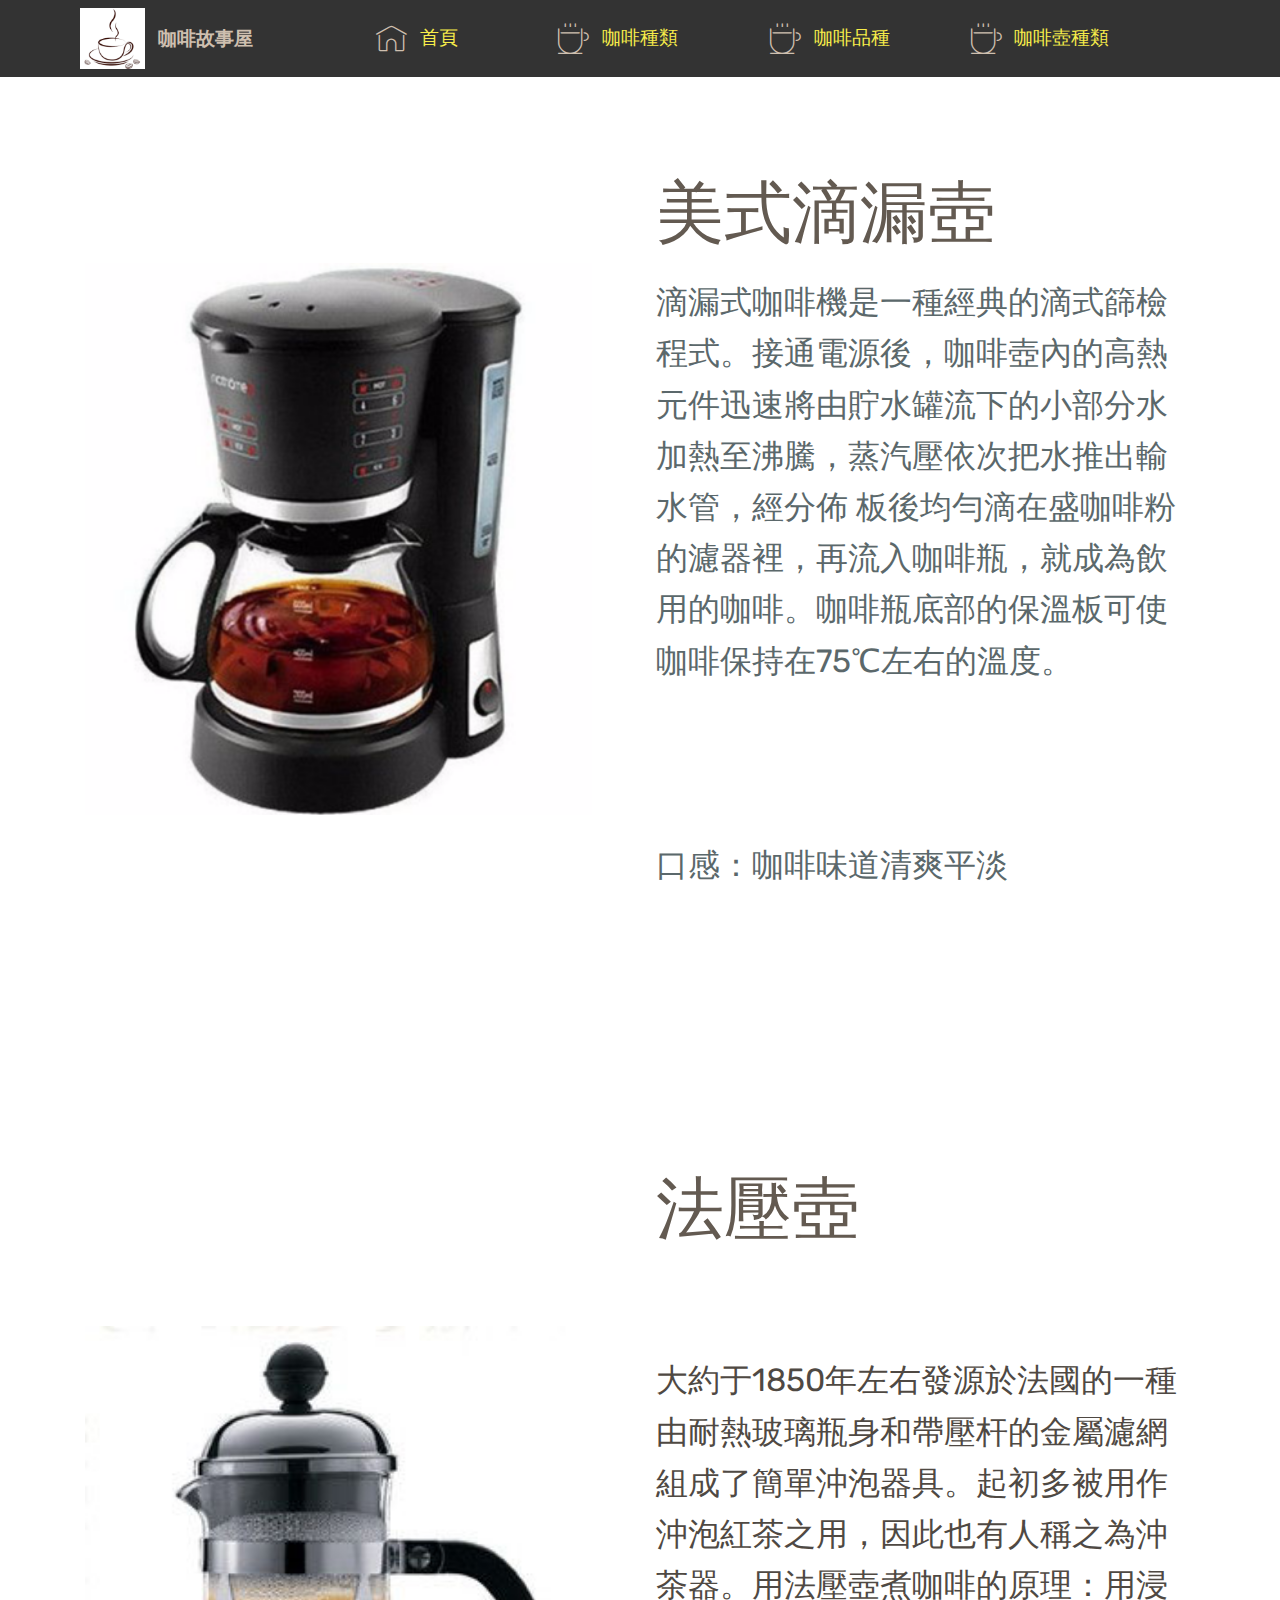
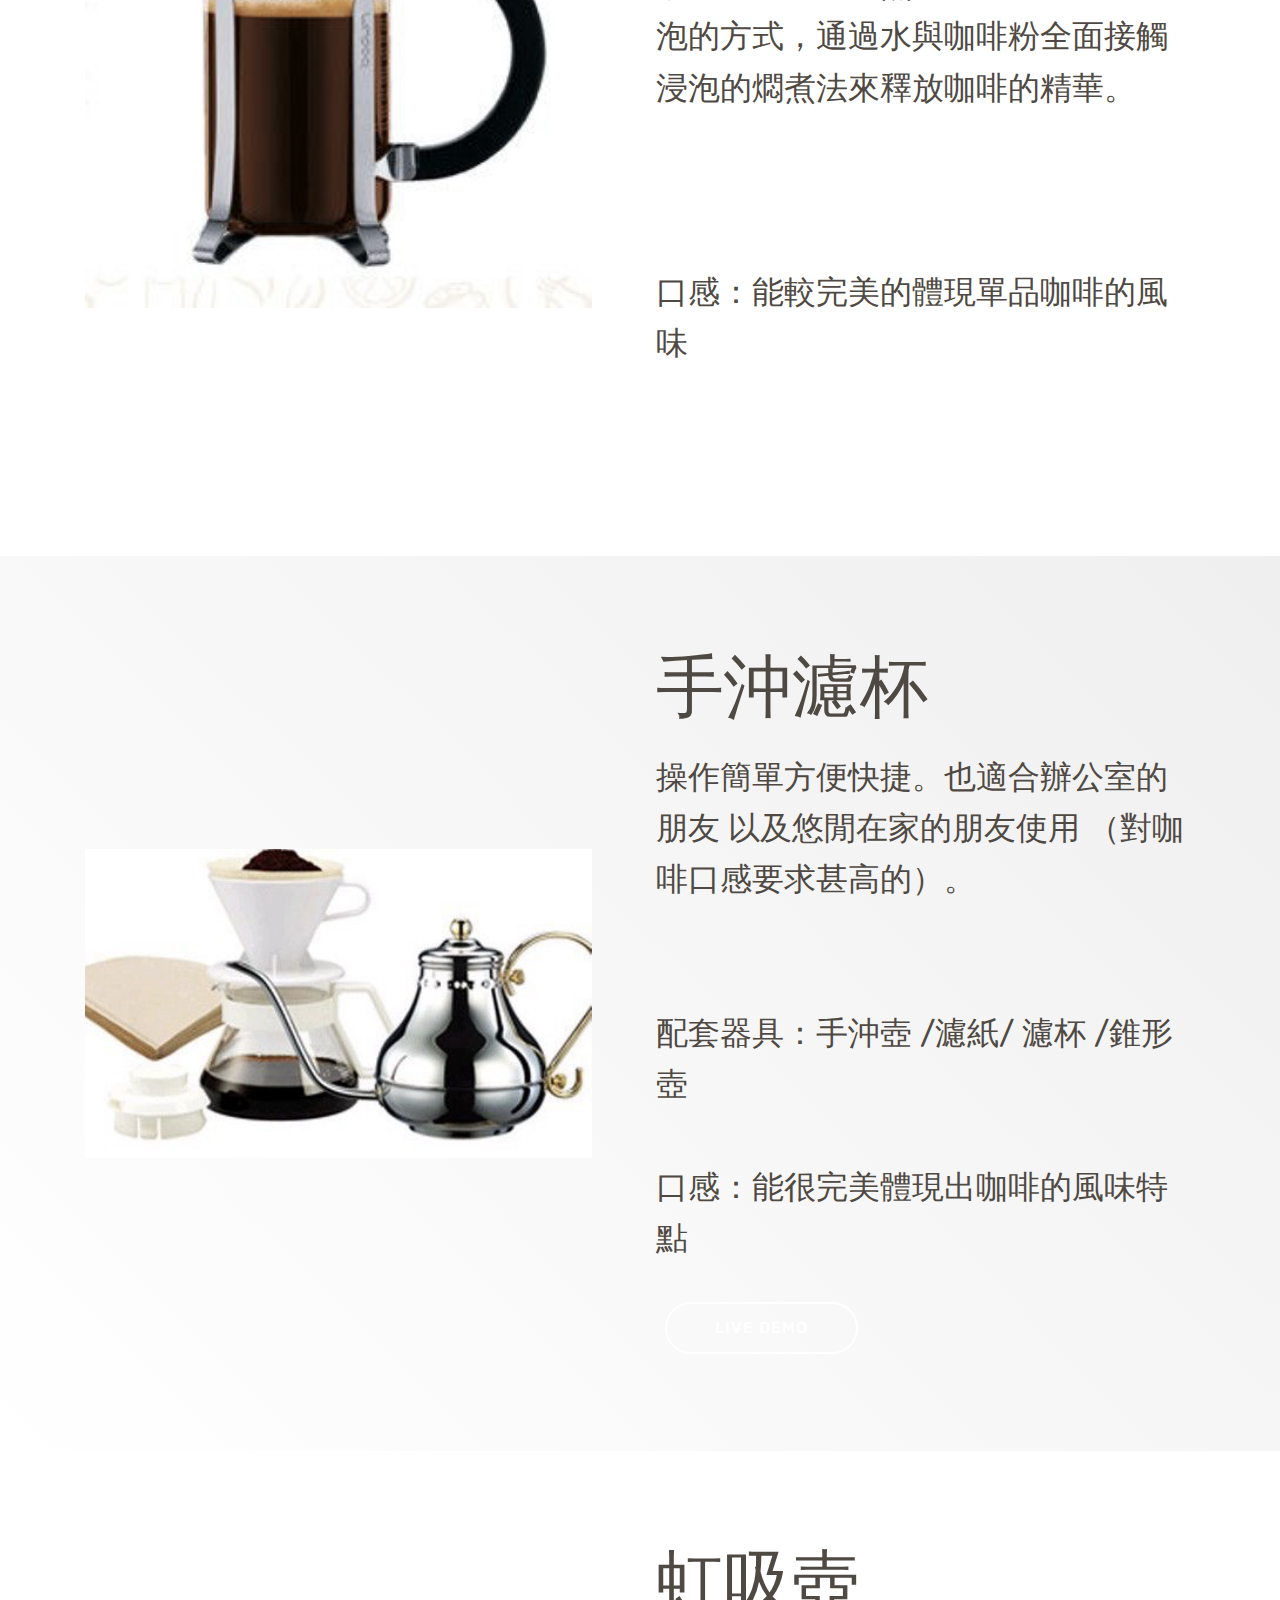
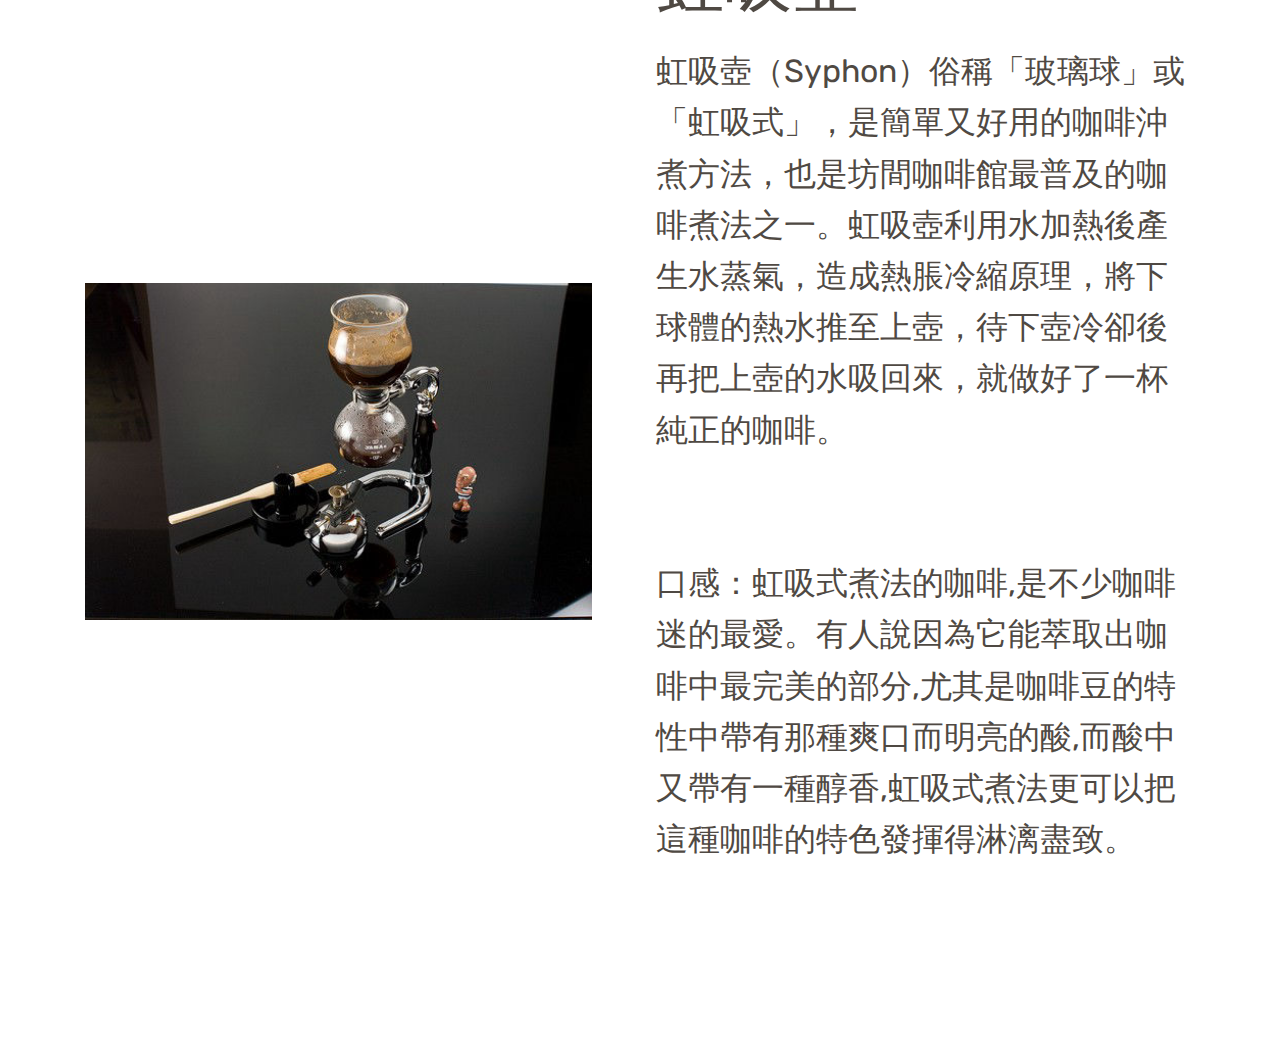
<file: page3.html>
<!DOCTYPE html>
<html >
<head>
  <!-- Site made with Mobirise Website Builder v4.8.3, https://mobirise.com -->
  <meta charset="UTF-8">
  <meta http-equiv="X-UA-Compatible" content="IE=edge">
  <meta name="generator" content="Mobirise v4.8.3, mobirise.com">
  <meta name="viewport" content="width=device-width, initial-scale=1, minimum-scale=1">
  <link rel="shortcut icon" href="assets/images/-122x93.png" type="image/x-icon">
  <meta name="description" content="Website Creator Description">
  <title>咖啡壺種類</title>
  <link rel="stylesheet" href="assets/web/assets/mobirise-icons/mobirise-icons.css">
  <link rel="stylesheet" href="assets/tether/tether.min.css">
  <link rel="stylesheet" href="assets/bootstrap/css/bootstrap.min.css">
  <link rel="stylesheet" href="assets/bootstrap/css/bootstrap-grid.min.css">
  <link rel="stylesheet" href="assets/bootstrap/css/bootstrap-reboot.min.css">
  <link rel="stylesheet" href="assets/dropdown/css/style.css">
  <link rel="stylesheet" href="assets/theme/css/style.css">
  <link rel="stylesheet" href="assets/mobirise/css/mbr-additional.css" type="text/css">
  
  
  
</head>
<body>
  <section class="menu cid-qTkzRZLJNu" once="menu" id="menu1-z">

    

    <nav class="navbar navbar-expand beta-menu navbar-dropdown align-items-center navbar-fixed-top navbar-toggleable-sm">
        <button class="navbar-toggler navbar-toggler-right" type="button" data-toggle="collapse" data-target="#navbarSupportedContent" aria-controls="navbarSupportedContent" aria-expanded="false" aria-label="Toggle navigation">
            <div class="hamburger">
                <span></span>
                <span></span>
                <span></span>
                <span></span>
            </div>
        </button>
        <div class="menu-logo">
            <div class="navbar-brand">
                <span class="navbar-logo">
                    <a href="index.html">
                         <img src="assets/images/-122x93.png" alt="Mobirise" title="" style="height: 3.8rem;">
                    </a>
                </span>
                <span class="navbar-caption-wrap"><a class="navbar-caption text-danger display-7" href="index.html">咖啡故事屋</a></span>
            </div>
        </div>
        <div class="collapse navbar-collapse" id="navbarSupportedContent">
            <ul class="navbar-nav nav-dropdown nav-right" data-app-modern-menu="true"><li class="nav-item">
                    <a class="nav-link link text-success display-7" href="index.html"><span class="mbri-home mbr-iconfont mbr-iconfont-btn" style="color: rgb(206, 191, 175);"></span>首頁 &nbsp; &nbsp; &nbsp; &nbsp; &nbsp; &nbsp; &nbsp; &nbsp; &nbsp; &nbsp;</a>
                </li><li class="nav-item"><a class="nav-link link text-success display-7" href="page2.html"><span class="mbri-hot-cup mbr-iconfont mbr-iconfont-btn" style="color: rgb(206, 191, 175);"></span>咖啡種類 &nbsp; &nbsp; &nbsp; &nbsp; &nbsp; &nbsp; &nbsp; &nbsp; &nbsp;</a></li><li class="nav-item"><a class="nav-link link text-success display-7" href="page1.html"><span class="mbri-hot-cup mbr-iconfont mbr-iconfont-btn" style="color: rgb(206, 191, 175);"></span>咖啡品種 &nbsp; &nbsp; &nbsp; &nbsp; &nbsp; &nbsp; &nbsp;&nbsp;</a></li><li class="nav-item"><a class="nav-link link text-success display-7" href="page3.html"><span class="mbri-hot-cup mbr-iconfont mbr-iconfont-btn" style="color: rgb(206, 191, 175);"></span>咖啡壺種類&nbsp; &nbsp; &nbsp; &nbsp; &nbsp; &nbsp; &nbsp; &nbsp;</a></li><li class="nav-item"><a class="nav-link link text-success display-7" href="https://mobirise.com"></a></li></ul>
            
        </div>
    </nav>
</section>

<section class="engine"><a href="https://mobiri.se/z">best free html templates</a></section><section class="header3 cid-resRoxnkWM" id="header3-10">

    

    

    <div class="container">
        <div class="media-container-row">
            <div class="mbr-figure" style="width: 100%;">
                <img src="assets/images/1-495x497.jpg" alt="Mobirise" title="">
            </div>

            <div class="media-content">
                <h1 class="mbr-section-title mbr-white pb-3 mbr-fonts-style display-1">
                    <br>美式滴漏壺
                </h1>
                
                <div class="mbr-section-text mbr-white pb-3 ">
                    <p class="mbr-text mbr-fonts-style display-5">滴漏式咖啡機是一種經典的滴式篩檢程式。接通電源後，咖啡壺內的高熱元件迅速將由貯水罐流下的小部分水加熱至沸騰，蒸汽壓依次把水推出輸水管，經分佈 板後均勻滴在盛咖啡粉的濾器裡，再流入咖啡瓶，就成為飲用的咖啡。咖啡瓶底部的保溫板可使咖啡保持在75℃左右的溫度。 
<br>
<br> 
<br>
<br>口感：咖啡味道清爽平淡&nbsp;<br></p>
                </div>
                <div class="mbr-section-btn"><a class="btn btn-md btn-white-outline display-4" href="https://mobirise.com">LIVE DEMO</a></div>
            </div>
        </div>
    </div>

</section>

<section class="header3 cid-resRoJGdf1" id="header3-11">

    

    

    <div class="container">
        <div class="media-container-row">
            <div class="mbr-figure" style="width: 100%;">
                <img src="assets/images/2-279x320.jpg" alt="Mobirise" title="">
            </div>

            <div class="media-content">
                <h1 class="mbr-section-title mbr-white pb-3 mbr-fonts-style display-1">
                    法壓壺<br><br>
                </h1>
                
                <div class="mbr-section-text mbr-white pb-3 ">
                    <p class="mbr-text mbr-fonts-style display-5">大約于1850年左右發源於法國的一種由耐熱玻璃瓶身和帶壓杆的金屬濾網組成了簡單沖泡器具。起初多被用作沖泡紅茶之用，因此也有人稱之為沖茶器。用法壓壺煮咖啡的原理：用浸泡的方式，通過水與咖啡粉全面接觸浸泡的燜煮法來釋放咖啡的精華。 
<br>
<br> 
<br>
<br>口感：能較完美的體現單品咖啡的風味&nbsp;</p>
                </div>
                <div class="mbr-section-btn"><a class="btn btn-md btn-white-outline display-4" href="https://mobirise.com">LIVE DEMO</a></div>
            </div>
        </div>
    </div>

</section>

<section class="header3 cid-resRuzTZ8i" id="header3-12">

    

    

    <div class="container">
        <div class="media-container-row">
            <div class="mbr-figure" style="width: 100%;">
                <img src="assets/images/3-432x263.jpg" alt="Mobirise" title="">
            </div>

            <div class="media-content">
                <h1 class="mbr-section-title mbr-white pb-3 mbr-fonts-style display-1">
                    手沖濾杯
                </h1>
                
                <div class="mbr-section-text mbr-white pb-3 ">
                    <p class="mbr-text mbr-fonts-style display-5">操作簡單方便快捷。也適合辦公室的朋友  以及悠閒在家的朋友使用 （對咖啡口感要求甚高的）。 
<br>
<br>
<br>配套器具：手沖壺 /濾紙/ 濾杯 /錐形壺 
<br>
<br>口感：能很完美體現出咖啡的風味特點&nbsp;</p>
                </div>
                <div class="mbr-section-btn"><a class="btn btn-md btn-white-outline display-4" href="https://mobirise.com">LIVE DEMO</a></div>
            </div>
        </div>
    </div>

</section>

<section class="header3 cid-resRuTxvKa" id="header3-13">

    

    

    <div class="container">
        <div class="media-container-row">
            <div class="mbr-figure" style="width: 100%;">
                <img src="assets/images/4-497x330.jpg" alt="Mobirise" title="">
            </div>

            <div class="media-content">
                <h1 class="mbr-section-title mbr-white pb-3 mbr-fonts-style display-1">
                    虹吸壺
                </h1>
                
                <div class="mbr-section-text mbr-white pb-3 ">
                    <p class="mbr-text mbr-fonts-style display-5">虹吸壺（Syphon）俗稱「玻璃球」或「虹吸式」，是簡單又好用的咖啡沖煮方法，也是坊間咖啡館最普及的咖啡煮法之一。虹吸壺利用水加熱後產生水蒸氣，造成熱脹冷縮原理，將下球體的熱水推至上壺，待下壺冷卻後再把上壺的水吸回來，就做好了一杯純正的咖啡。 
<br>
<br>
<br>口感：虹吸式煮法的咖啡,是不少咖啡迷的最愛。有人說因為它能萃取出咖啡中最完美的部分,尤其是咖啡豆的特性中帶有那種爽口而明亮的酸,而酸中又帶有一種醇香,虹吸式煮法更可以把這種咖啡的特色發揮得淋漓盡致。 &nbsp;</p>
                </div>
                <div class="mbr-section-btn"><a class="btn btn-md btn-white-outline display-4" href="https://mobirise.com">LIVE DEMO</a></div>
            </div>
        </div>
    </div>

</section>


  <script src="assets/web/assets/jquery/jquery.min.js"></script>
  <script src="assets/popper/popper.min.js"></script>
  <script src="assets/tether/tether.min.js"></script>
  <script src="assets/bootstrap/js/bootstrap.min.js"></script>
  <script src="assets/smoothscroll/smooth-scroll.js"></script>
  <script src="assets/dropdown/js/script.min.js"></script>
  <script src="assets/touchswipe/jquery.touch-swipe.min.js"></script>
  <script src="assets/theme/js/script.js"></script>
  
  
</body>
</html>
</file>
<file: assets/web/assets/mobirise-icons/mobirise-icons.css>
@font-face {
  font-family: 'MobiriseIcons';
  src:  url('mobirise-icons.eot?spat4u');
  src:  url('mobirise-icons.eot?spat4u#iefix') format('embedded-opentype'),
    url('mobirise-icons.ttf?spat4u') format('truetype'),
    url('mobirise-icons.woff?spat4u') format('woff'),
    url('mobirise-icons.svg?spat4u#MobiriseIcons') format('svg');
  font-weight: normal;
  font-style: normal;
}

[class^="mbri-"], [class*=" mbri-"] {
  /* use !important to prevent issues with browser extensions that change fonts */
  font-family: MobiriseIcons !important;
  speak: none;
  font-style: normal;
  font-weight: normal;
  font-variant: normal;
  text-transform: none;
  line-height: 1;

  /* Better Font Rendering =========== */
  -webkit-font-smoothing: antialiased;
  -moz-osx-font-smoothing: grayscale;
}

.mbri-add-submenu:before {
  content: "\e900";
}
.mbri-alert:before {
  content: "\e901";
}
.mbri-align-center:before {
  content: "\e902";
}
.mbri-align-justify:before {
  content: "\e903";
}
.mbri-align-left:before {
  content: "\e904";
}
.mbri-align-right:before {
  content: "\e905";
}
.mbri-android:before {
  content: "\e906";
}
.mbri-apple:before {
  content: "\e907";
}
.mbri-arrow-down:before {
  content: "\e908";
}
.mbri-arrow-next:before {
  content: "\e909";
}
.mbri-arrow-prev:before {
  content: "\e90a";
}
.mbri-arrow-up:before {
  content: "\e90b";
}
.mbri-bold:before {
  content: "\e90c";
}
.mbri-bookmark:before {
  content: "\e90d";
}
.mbri-bootstrap:before {
  content: "\e90e";
}
.mbri-briefcase:before {
  content: "\e90f";
}
.mbri-browse:before {
  content: "\e910";
}
.mbri-bulleted-list:before {
  content: "\e911";
}
.mbri-calendar:before {
  content: "\e912";
}
.mbri-camera:before {
  content: "\e913";
}
.mbri-cart-add:before {
  content: "\e914";
}
.mbri-cart-full:before {
  content: "\e915";
}
.mbri-cash:before {
  content: "\e916";
}
.mbri-change-style:before {
  content: "\e917";
}
.mbri-chat:before {
  content: "\e918";
}
.mbri-clock:before {
  content: "\e919";
}
.mbri-close:before {
  content: "\e91a";
}
.mbri-cloud:before {
  content: "\e91b";
}
.mbri-code:before {
  content: "\e91c";
}
.mbri-contact-form:before {
  content: "\e91d";
}
.mbri-credit-card:before {
  content: "\e91e";
}
.mbri-cursor-click:before {
  content: "\e91f";
}
.mbri-cust-feedback:before {
  content: "\e920";
}
.mbri-database:before {
  content: "\e921";
}
.mbri-delivery:before {
  content: "\e922";
}
.mbri-desktop:before {
  content: "\e923";
}
.mbri-devices:before {
  content: "\e924";
}
.mbri-down:before {
  content: "\e925";
}
.mbri-download:before {
  content: "\e989";
}
.mbri-drag-n-drop:before {
  content: "\e927";
}
.mbri-drag-n-drop2:before {
  content: "\e928";
}
.mbri-edit:before {
  content: "\e929";
}
.mbri-edit2:before {
  content: "\e92a";
}
.mbri-error:before {
  content: "\e92b";
}
.mbri-extension:before {
  content: "\e92c";
}
.mbri-features:before {
  content: "\e92d";
}
.mbri-file:before {
  content: "\e92e";
}
.mbri-flag:before {
  content: "\e92f";
}
.mbri-folder:before {
  content: "\e930";
}
.mbri-gift:before {
  content: "\e931";
}
.mbri-github:before {
  content: "\e932";
}
.mbri-globe:before {
  content: "\e933";
}
.mbri-globe-2:before {
  content: "\e934";
}
.mbri-growing-chart:before {
  content: "\e935";
}
.mbri-hearth:before {
  content: "\e936";
}
.mbri-help:before {
  content: "\e937";
}
.mbri-home:before {
  content: "\e938";
}
.mbri-hot-cup:before {
  content: "\e939";
}
.mbri-idea:before {
  content: "\e93a";
}
.mbri-image-gallery:before {
  content: "\e93b";
}
.mbri-image-slider:before {
  content: "\e93c";
}
.mbri-info:before {
  content: "\e93d";
}
.mbri-italic:before {
  content: "\e93e";
}
.mbri-key:before {
  content: "\e93f";
}
.mbri-laptop:before {
  content: "\e940";
}
.mbri-layers:before {
  content: "\e941";
}
.mbri-left-right:before {
  content: "\e942";
}
.mbri-left:before {
  content: "\e943";
}
.mbri-letter:before {
  content: "\e944";
}
.mbri-like:before {
  content: "\e945";
}
.mbri-link:before {
  content: "\e946";
}
.mbri-lock:before {
  content: "\e947";
}
.mbri-login:before {
  content: "\e948";
}
.mbri-logout:before {
  content: "\e949";
}
.mbri-magic-stick:before {
  content: "\e94a";
}
.mbri-map-pin:before {
  content: "\e94b";
}
.mbri-menu:before {
  content: "\e94c";
}
.mbri-mobile:before {
  content: "\e94d";
}
.mbri-mobile2:before {
  content: "\e94e";
}
.mbri-mobirise:before {
  content: "\e94f";
}
.mbri-more-horizontal:before {
  content: "\e950";
}
.mbri-more-vertical:before {
  content: "\e951";
}
.mbri-music:before {
  content: "\e952";
}
.mbri-new-file:before {
  content: "\e953";
}
.mbri-numbered-list:before {
  content: "\e954";
}
.mbri-opened-folder:before {
  content: "\e955";
}
.mbri-pages:before {
  content: "\e956";
}
.mbri-paper-plane:before {
  content: "\e957";
}
.mbri-paperclip:before {
  content: "\e958";
}
.mbri-photo:before {
  content: "\e959";
}
.mbri-photos:before {
  content: "\e95a";
}
.mbri-pin:before {
  content: "\e95b";
}
.mbri-play:before {
  content: "\e95c";
}
.mbri-plus:before {
  content: "\e95d";
}
.mbri-preview:before {
  content: "\e95e";
}
.mbri-print:before {
  content: "\e95f";
}
.mbri-protect:before {
  content: "\e960";
}
.mbri-question:before {
  content: "\e961";
}
.mbri-quote-left:before {
  content: "\e962";
}
.mbri-quote-right:before {
  content: "\e963";
}
.mbri-refresh:before {
  content: "\e964";
}
.mbri-responsive:before {
  content: "\e965";
}
.mbri-right:before {
  content: "\e966";
}
.mbri-rocket:before {
  content: "\e967";
}
.mbri-sad-face:before {
  content: "\e968";
}
.mbri-sale:before {
  content: "\e969";
}
.mbri-save:before {
  content: "\e96a";
}
.mbri-search:before {
  content: "\e96b";
}
.mbri-setting:before {
  content: "\e96c";
}
.mbri-setting2:before {
  content: "\e96d";
}
.mbri-setting3:before {
  content: "\e96e";
}
.mbri-share:before {
  content: "\e96f";
}
.mbri-shopping-bag:before {
  content: "\e970";
}
.mbri-shopping-basket:before {
  content: "\e971";
}
.mbri-shopping-cart:before {
  content: "\e972";
}
.mbri-sites:before {
  content: "\e973";
}
.mbri-smile-face:before {
  content: "\e974";
}
.mbri-speed:before {
  content: "\e975";
}
.mbri-star:before {
  content: "\e976";
}
.mbri-success:before {
  content: "\e977";
}
.mbri-sun:before {
  content: "\e978";
}
.mbri-sun2:before {
  content: "\e979";
}
.mbri-tablet:before {
  content: "\e97a";
}
.mbri-tablet-vertical:before {
  content: "\e97b";
}
.mbri-target:before {
  content: "\e97c";
}
.mbri-timer:before {
  content: "\e97d";
}
.mbri-to-ftp:before {
  content: "\e97e";
}
.mbri-to-local-drive:before {
  content: "\e97f";
}
.mbri-touch-swipe:before {
  content: "\e980";
}
.mbri-touch:before {
  content: "\e981";
}
.mbri-trash:before {
  content: "\e982";
}
.mbri-underline:before {
  content: "\e983";
}
.mbri-unlink:before {
  content: "\e984";
}
.mbri-unlock:before {
  content: "\e985";
}
.mbri-up-down:before {
  content: "\e986";
}
.mbri-up:before {
  content: "\e987";
}
.mbri-update:before {
  content: "\e988";
}
.mbri-upload:before {
 content: "\e926"; 
}
.mbri-user:before {
  content: "\e98a";
}
.mbri-user2:before {
  content: "\e98b";
}
.mbri-users:before {
  content: "\e98c";
}
.mbri-video:before {
  content: "\e98d";
}
.mbri-video-play:before {
  content: "\e98e";
}
.mbri-watch:before {
  content: "\e98f";
}
.mbri-website-theme:before {
  content: "\e990";
}
.mbri-wifi:before {
  content: "\e991";
}
.mbri-windows:before {
  content: "\e992";
}
.mbri-zoom-out:before {
  content: "\e993";
}
.mbri-redo:before {
  content: "\e994";
}
.mbri-undo:before {
  content: "\e995";
}
</file>
<file: assets/dropdown/css/style.css>
.navbar-dropdown {
  left: 0;
  padding: 0;
  position: absolute;
  right: 0;
  top: 0;
  transition: all 0.45s ease;
  z-index: 1030;
  background: #282828; }
  .navbar-dropdown .navbar-logo {
    margin-right: 0.8rem;
    transition: margin 0.3s ease-in-out;
    vertical-align: middle; }
    .navbar-dropdown .navbar-logo img {
      height: 3.125rem;
      transition: all 0.3s ease-in-out; }
    .navbar-dropdown .navbar-logo.mbr-iconfont {
      font-size: 3.125rem;
      line-height: 3.125rem; }
  .navbar-dropdown .navbar-caption {
    font-weight: 700;
    white-space: normal;
    vertical-align: -4px;
    line-height: 3.125rem !important; }
    .navbar-dropdown .navbar-caption, .navbar-dropdown .navbar-caption:hover {
      color: inherit;
      text-decoration: none; }
  .navbar-dropdown .mbr-iconfont + .navbar-caption {
    vertical-align: -1px; }
  .navbar-dropdown.navbar-fixed-top {
    position: fixed; }
  .navbar-dropdown .navbar-brand span {
    vertical-align: -4px; }
  .navbar-dropdown.bg-color.transparent {
    background: none; }
  .navbar-dropdown.navbar-short .navbar-brand {
    padding: 0.625rem 0; }
    .navbar-dropdown.navbar-short .navbar-brand span {
      vertical-align: -1px; }
  .navbar-dropdown.navbar-short .navbar-caption {
    line-height: 2.375rem !important;
    vertical-align: -2px; }
  .navbar-dropdown.navbar-short .navbar-logo {
    margin-right: 0.5rem; }
    .navbar-dropdown.navbar-short .navbar-logo img {
      height: 2.375rem; }
    .navbar-dropdown.navbar-short .navbar-logo.mbr-iconfont {
      font-size: 2.375rem;
      line-height: 2.375rem; }
  .navbar-dropdown.navbar-short .mbr-table-cell {
    height: 3.625rem; }
  .navbar-dropdown .navbar-close {
    left: 0.6875rem;
    position: fixed;
    top: 0.75rem;
    z-index: 1000; }
  .navbar-dropdown .hamburger-icon {
    content: "";
    display: inline-block;
    vertical-align: middle;
    width: 16px;
    -webkit-box-shadow: 0 -6px 0 1px #282828,0 0 0 1px #282828,0 6px 0 1px #282828;
    -moz-box-shadow: 0 -6px 0 1px #282828,0 0 0 1px #282828,0 6px 0 1px #282828;
    box-shadow: 0 -6px 0 1px #282828,0 0 0 1px #282828,0 6px 0 1px #282828; }

.dropdown-menu .dropdown-toggle[data-toggle="dropdown-submenu"]::after {
  border-bottom: 0.35em solid transparent;
  border-left: 0.35em solid;
  border-right: 0;
  border-top: 0.35em solid transparent;
  margin-left: 0.3rem; }

.dropdown-menu .dropdown-item:focus {
  outline: 0; }

.nav-dropdown {
  font-size: 0.75rem;
  font-weight: 500;
  height: auto !important; }
  .nav-dropdown .nav-btn {
    padding-left: 1rem; }
  .nav-dropdown .link {
    margin: .667em 1.667em;
    font-weight: 500;
    padding: 0;
    transition: color .2s ease-in-out; }
    .nav-dropdown .link.dropdown-toggle {
      margin-right: 2.583em; }
      .nav-dropdown .link.dropdown-toggle::after {
        margin-left: .25rem;
        border-top: 0.35em solid;
        border-right: 0.35em solid transparent;
        border-left: 0.35em solid transparent;
        border-bottom: 0; }
      .nav-dropdown .link.dropdown-toggle[aria-expanded="true"] {
        margin: 0;
        padding: 0.667em 3.263em  0.667em 1.667em; }
  .nav-dropdown .link::after,
  .nav-dropdown .dropdown-item::after {
    color: inherit; }
  .nav-dropdown .btn {
    font-size: 0.75rem;
    font-weight: 700;
    letter-spacing: 0;
    margin-bottom: 0;
    padding-left: 1.25rem;
    padding-right: 1.25rem; }
  .nav-dropdown .dropdown-menu {
    border-radius: 0;
    border: 0;
    left: 0;
    margin: 0;
    padding-bottom: 1.25rem;
    padding-top: 1.25rem;
    position: relative; }
  .nav-dropdown .dropdown-submenu {
    margin-left: 0.125rem;
    top: 0; }
  .nav-dropdown .dropdown-item {
    font-weight: 500;
    line-height: 2;
    padding: 0.3846em 4.615em 0.3846em 1.5385em;
    position: relative;
    transition: color .2s ease-in-out, background-color .2s ease-in-out; }
    .nav-dropdown .dropdown-item::after {
      margin-top: -0.3077em;
      position: absolute;
      right: 1.1538em;
      top: 50%; }
    .nav-dropdown .dropdown-item:focus, .nav-dropdown .dropdown-item:hover {
      background: none; }

@media (max-width: 767px) {
  .nav-dropdown.navbar-toggleable-sm {
    bottom: 0;
    display: none;
    left: 0;
    overflow-x: hidden;
    position: fixed;
    top: 0;
    transform: translateX(-100%);
    -ms-transform: translateX(-100%);
    -webkit-transform: translateX(-100%);
    width: 18.75rem;
    z-index: 999; } }
.nav-dropdown.navbar-toggleable-xl {
  bottom: 0;
  display: none;
  left: 0;
  overflow-x: hidden;
  position: fixed;
  top: 0;
  transform: translateX(-100%);
  -ms-transform: translateX(-100%);
  -webkit-transform: translateX(-100%);
  width: 18.75rem;
  z-index: 999; }

.nav-dropdown-sm {
  display: block !important;
  overflow-x: hidden;
  overflow: auto;
  padding-top: 3.875rem; }
  .nav-dropdown-sm::after {
    content: "";
    display: block;
    height: 3rem;
    width: 100%; }
  .nav-dropdown-sm.collapse.in ~ .navbar-close {
    display: block !important; }
  .nav-dropdown-sm.collapsing, .nav-dropdown-sm.collapse.in {
    transform: translateX(0);
    -ms-transform: translateX(0);
    -webkit-transform: translateX(0);
    transition: all 0.25s ease-out;
    -webkit-transition: all 0.25s ease-out;
    background: #282828; }
  .nav-dropdown-sm.collapsing[aria-expanded="false"] {
    transform: translateX(-100%);
    -ms-transform: translateX(-100%);
    -webkit-transform: translateX(-100%); }
  .nav-dropdown-sm .nav-item {
    display: block;
    margin-left: 0 !important;
    padding-left: 0; }
  .nav-dropdown-sm .link,
  .nav-dropdown-sm .dropdown-item {
    border-top: 1px dotted rgba(255, 255, 255, 0.1);
    font-size: 0.8125rem;
    line-height: 1.6;
    margin: 0 !important;
    padding: 0.875rem 2.4rem 0.875rem 1.5625rem !important;
    position: relative;
    white-space: normal; }
    .nav-dropdown-sm .link:focus, .nav-dropdown-sm .link:hover,
    .nav-dropdown-sm .dropdown-item:focus,
    .nav-dropdown-sm .dropdown-item:hover {
      background: rgba(0, 0, 0, 0.2) !important;
      color: #c0a375; }
  .nav-dropdown-sm .nav-btn {
    position: relative;
    padding: 1.5625rem 1.5625rem 0 1.5625rem; }
    .nav-dropdown-sm .nav-btn::before {
      border-top: 1px dotted rgba(255, 255, 255, 0.1);
      content: "";
      left: 0;
      position: absolute;
      top: 0;
      width: 100%; }
    .nav-dropdown-sm .nav-btn + .nav-btn {
      padding-top: 0.625rem; }
      .nav-dropdown-sm .nav-btn + .nav-btn::before {
        display: none; }
  .nav-dropdown-sm .btn {
    padding: 0.625rem 0; }
  .nav-dropdown-sm .dropdown-toggle[data-toggle="dropdown-submenu"]::after {
    margin-left: .25rem;
    border-top: 0.35em solid;
    border-right: 0.35em solid transparent;
    border-left: 0.35em solid transparent;
    border-bottom: 0; }
  .nav-dropdown-sm .dropdown-toggle[data-toggle="dropdown-submenu"][aria-expanded="true"]::after {
    border-top: 0;
    border-right: 0.35em solid transparent;
    border-left: 0.35em solid transparent;
    border-bottom: 0.35em solid; }
  .nav-dropdown-sm .dropdown-menu {
    margin: 0;
    padding: 0;
    position: relative;
    top: 0;
    left: 0;
    width: 100%;
    border: 0;
    float: none;
    border-radius: 0;
    background: none; }
  .nav-dropdown-sm .dropdown-submenu {
    left: 100%;
    margin-left: 0.125rem;
    margin-top: -1.25rem;
    top: 0; }

.navbar-toggleable-sm .nav-dropdown .dropdown-menu {
  position: absolute; }

.navbar-toggleable-sm .nav-dropdown .dropdown-submenu {
  left: 100%;
  margin-left: 0.125rem;
  margin-top: -1.25rem;
  top: 0; }

.navbar-toggleable-sm.opened .nav-dropdown .dropdown-menu {
  position: relative; }

.navbar-toggleable-sm.opened .nav-dropdown .dropdown-submenu {
  left: 0;
  margin-left: 00rem;
  margin-top: 0rem;
  top: 0; }

.is-builder .nav-dropdown.collapsing {
  transition: none !important; }

/*# sourceMappingURL=style.css.map */
</file>
<file: assets/theme/css/style.css>
/*!
 * Mobirise v4 theme (https://mobirise.com/)
 * Copyright 2017 Mobirise
 */section{background-color:#eeeeee}section,.container,.container-fluid{position:relative;word-wrap:break-word}a.mbr-iconfont:hover{text-decoration:none}.article .lead p,.article .lead ul,.article .lead ol,.article .lead pre,.article .lead blockquote{margin-bottom:0}a{font-style:normal;font-weight:400;cursor:pointer}a,a:hover{text-decoration:none}figure{margin-bottom:0}body{color:#232323}h1,h2,h3,h4,h5,h6,.h1,.h2,.h3,.h4,.h5,.h6,.display-1,.display-2,.display-3,.display-4{line-height:1;word-break:break-word;word-wrap:break-word}b,strong{font-weight:bold}blockquote{padding:10px 0 10px 20px;position:relative;border-left:2px solid;border-color:#ff3366}input:-webkit-autofill,input:-webkit-autofill:hover,input:-webkit-autofill:focus,input:-webkit-autofill:active{transition-delay:9999s;transition-property:background-color, color}textarea[type="hidden"]{display:none}body{position:relative}section{background-position:50% 50%;background-repeat:no-repeat;background-size:cover}section .mbr-background-video,section .mbr-background-video-preview{position:absolute;bottom:0;left:0;right:0;top:0}.hidden{visibility:hidden}.mbr-z-index20{z-index:20}/*! Base colors */.mbr-white{color:#ffffff}.mbr-black{color:#000000}.mbr-bg-white{background-color:#ffffff}.mbr-bg-black{background-color:#000000}/*! Text-aligns */.align-left{text-align:left}.align-center{text-align:center}.align-right{text-align:right}@media (max-width: 767px){.align-left,.align-center,.align-right,.mbr-section-btn,.mbr-section-title{text-align:center}}/*! Font-weight  */.mbr-light{font-weight:300}.mbr-regular{font-weight:400}.mbr-semibold{font-weight:500}.mbr-bold{font-weight:700}/*! Media  */.media-size-item{-webkit-flex:1 1 auto;-moz-flex:1 1 auto;-ms-flex:1 1 auto;-o-flex:1 1 auto;flex:1 1 auto}.media-content{-webkit-flex-basis:100%;flex-basis:100%}.media-container-row{display:-ms-flexbox;display:-webkit-flex;display:flex;-webkit-flex-direction:row;-ms-flex-direction:row;flex-direction:row;-webkit-flex-wrap:wrap;-ms-flex-wrap:wrap;flex-wrap:wrap;-webkit-justify-content:center;-ms-flex-pack:center;justify-content:center;-webkit-align-content:center;-ms-flex-line-pack:center;align-content:center;-webkit-align-items:start;-ms-flex-align:start;align-items:start}.media-container-row .media-size-item{width:400px}.media-container-column{display:-ms-flexbox;display:-webkit-flex;display:flex;-webkit-flex-direction:column;-ms-flex-direction:column;flex-direction:column;-webkit-flex-wrap:wrap;-ms-flex-wrap:wrap;flex-wrap:wrap;-webkit-justify-content:center;-ms-flex-pack:center;justify-content:center;-webkit-align-content:center;-ms-flex-line-pack:center;align-content:center;-webkit-align-items:stretch;-ms-flex-align:stretch;align-items:stretch}.media-container-column>*{width:100%}@media (min-width: 992px){.media-container-row{-webkit-flex-wrap:nowrap;-ms-flex-wrap:nowrap;flex-wrap:nowrap}}figure{overflow:hidden}figure[mbr-media-size]{transition:width 0.1s}.mbr-figure img,.mbr-figure iframe{display:block;width:100%}.card{background-color:transparent;border:none}.card-img{text-align:center;flex-shrink:0;-webkit-flex-shrink:0}.media{max-width:100%;margin:0 auto}.mbr-figure{-ms-flex-item-align:center;-ms-grid-row-align:center;-webkit-align-self:center;align-self:center}.media-container>div{max-width:100%}.mbr-figure img,.card-img img{width:100%}@media (max-width: 991px){.media-size-item{width:auto !important}.media{width:auto}.mbr-figure{width:100% !important}}/*! Buttons */.mbr-section-btn{margin-left:-.25rem;margin-right:-.25rem;font-size:0}nav .mbr-section-btn{margin-left:0rem;margin-right:0rem}/*! Btn icon margin */.btn .mbr-iconfont,.btn.btn-sm .mbr-iconfont{cursor:pointer;margin-right:0.5rem}.btn.btn-md .mbr-iconfont,.btn.btn-md .mbr-iconfont{margin-right:0.8rem}.mbr-regular{font-weight:400}.mbr-semibold{font-weight:500}.mbr-bold{font-weight:700}[type="submit"]{-webkit-appearance:none}/*! Full-screen */.mbr-fullscreen .mbr-overlay{min-height:100vh}.mbr-fullscreen{display:flex;display:-webkit-flex;display:-moz-flex;display:-ms-flex;display:-o-flex;align-items:center;-webkit-align-items:center;min-height:100vh;padding-top:3rem;padding-bottom:3rem}/*! Map */.map{height:25rem;position:relative}.map iframe{width:100%;height:100%}.form-asterisk{font-family:initial;position:absolute;top:-2px;font-weight:normal}/*! Scroll to top arrow */.mbr-arrow-up{bottom:25px;right:90px;position:fixed;text-align:right;z-index:5000;color:#ffffff;font-size:32px;transform:rotate(180deg);-webkit-transform:rotate(180deg)}.mbr-arrow-up a{background:rgba(0,0,0,0.2);border-radius:3px;color:#fff;display:inline-block;height:60px;width:60px;outline-style:none !important;position:relative;text-decoration:none;transition:all .3s ease-in-out;cursor:pointer;text-align:center}.mbr-arrow-up a:hover{background-color:rgba(0,0,0,0.4)}.mbr-arrow-up a i{line-height:60px}.mbr-arrow-up-icon{display:block;color:#fff}.mbr-arrow-up-icon::before{content:"\203a";display:inline-block;font-family:serif;font-size:32px;line-height:1;font-style:normal;position:relative;top:6px;left:-4px;-webkit-transform:rotate(-90deg);transform:rotate(-90deg)}/*! Arrow Down */.mbr-arrow{position:absolute;bottom:45px;left:50%;width:60px;height:60px;cursor:pointer;background-color:rgba(80,80,80,0.5);border-radius:50%;-webkit-transform:translateX(-50%);transform:translateX(-50%)}.mbr-arrow>a{display:inline-block;text-decoration:none;outline-style:none;-webkit-animation:arrowdown 1.7s ease-in-out infinite;animation:arrowdown 1.7s ease-in-out infinite}.mbr-arrow>a>i{position:absolute;top:-2px;left:15px;font-size:2rem}@keyframes arrowdown{0%{transform:translateY(0px);-webkit-transform:translateY(0px)}50%{transform:translateY(-5px);-webkit-transform:translateY(-5px)}100%{transform:translateY(0px);-webkit-transform:translateY(0px)}}@-webkit-keyframes arrowdown{0%{transform:translateY(0px);-webkit-transform:translateY(0px)}50%{transform:translateY(-5px);-webkit-transform:translateY(-5px)}100%{transform:translateY(0px);-webkit-transform:translateY(0px)}}@media (max-width: 500px){.mbr-arrow-up{left:50%;right:auto;transform:translateX(-50%) rotate(180deg);-webkit-transform:translateX(-50%) rotate(180deg)}}@keyframes gradient-animation{from{background-position:0% 100%;animation-timing-function:ease-in-out}to{background-position:100% 0%;animation-timing-function:ease-in-out}}@-webkit-keyframes gradient-animation{from{background-position:0% 100%;animation-timing-function:ease-in-out}to{background-position:100% 0%;animation-timing-function:ease-in-out}}.bg-gradient{background-size:200% 200%;animation:gradient-animation 5s infinite alternate;-webkit-animation:gradient-animation 5s infinite alternate}.menu .navbar-brand{display:-webkit-flex}.menu .navbar-brand span{display:flex;display:-webkit-flex}.menu .navbar-brand .navbar-caption-wrap{display:-webkit-flex}.menu .navbar-brand .navbar-logo img{display:-webkit-flex}@media (min-width: 768px) and (max-width: 991px){.menu .navbar-toggleable-sm .navbar-nav{display:-webkit-box;display:-webkit-flex;display:-ms-flexbox}}@media (min-width: 992px){.menu .navbar-nav.nav-dropdown{display:-webkit-flex}.menu .navbar-toggleable-sm .navbar-collapse{display:-webkit-flex !important}}.navbar{display:-webkit-flex;-webkit-flex-wrap:wrap;-webkit-align-items:center;-webkit-justify-content:space-between}.navbar-collapse{-webkit-flex-basis:100%;-webkit-flex-grow:1;-webkit-align-items:center}.nav-dropdown .link{padding:.667em 1.667em !important;margin:0 !important}.nav{display:-webkit-flex;-webkit-flex-wrap:wrap}.row{display:-webkit-flex;-webkit-flex-wrap:wrap}.justify-content-center{-webkit-justify-content:center}.form-inline{display:-webkit-flex;-webkit-flex-flow:row wrap;-webkit-align-items:center}.card-wrapper{flex:1;-webkit-flex:1}.carousel-control{display:-webkit-flex;-webkit-align-items:center;-webkit-justify-content:center}.carousel-controls{display:-webkit-flex}.media{display:-webkit-flex}
/*# sourceMappingURL=style.css.map */
.engine {
	position: absolute;
	text-indent: -2400px;
	text-align: center;
	padding: 0;
	top: 0;
	left: -2400px;
}
</file>
<file: assets/mobirise/css/mbr-additional.css>
@import url(https://fonts.googleapis.com/css?family=Rubik:300,300i,400,400i,500,500i,700,700i,900,900i);





body {
  font-style: normal;
  line-height: 1.5;
}
.mbr-section-title {
  font-style: normal;
  line-height: 1.2;
}
.mbr-section-subtitle {
  line-height: 1.3;
}
.mbr-text {
  font-style: normal;
  line-height: 1.6;
}
.display-1 {
  font-family: 'Rubik', sans-serif;
  font-size: 4.25rem;
}
.display-1 > .mbr-iconfont {
  font-size: 6.8rem;
}
.display-2 {
  font-family: 'Rubik', sans-serif;
  font-size: 3rem;
}
.display-2 > .mbr-iconfont {
  font-size: 4.8rem;
}
.display-4 {
  font-family: 'Rubik', sans-serif;
  font-size: 1rem;
}
.display-4 > .mbr-iconfont {
  font-size: 1.6rem;
}
.display-5 {
  font-family: 'Rubik', sans-serif;
  font-size: 2rem;
}
.display-5 > .mbr-iconfont {
  font-size: 3.2rem;
}
.display-7 {
  font-family: 'Rubik', sans-serif;
  font-size: 1.2rem;
}
.display-7 > .mbr-iconfont {
  font-size: 1.92rem;
}
/* ---- Fluid typography for mobile devices ---- */
/* 1.4 - font scale ratio ( bootstrap == 1.42857 ) */
/* 100vw - current viewport width */
/* (48 - 20)  48 == 48rem == 768px, 20 == 20rem == 320px(minimal supported viewport) */
/* 0.65 - min scale variable, may vary */
@media (max-width: 768px) {
  .display-1 {
    font-size: 3.4rem;
    font-size: calc( 2.1374999999999997rem + (4.25 - 2.1374999999999997) * ((100vw - 20rem) / (48 - 20)));
    line-height: calc( 1.4 * (2.1374999999999997rem + (4.25 - 2.1374999999999997) * ((100vw - 20rem) / (48 - 20))));
  }
  .display-2 {
    font-size: 2.4rem;
    font-size: calc( 1.7rem + (3 - 1.7) * ((100vw - 20rem) / (48 - 20)));
    line-height: calc( 1.4 * (1.7rem + (3 - 1.7) * ((100vw - 20rem) / (48 - 20))));
  }
  .display-4 {
    font-size: 0.8rem;
    font-size: calc( 1rem + (1 - 1) * ((100vw - 20rem) / (48 - 20)));
    line-height: calc( 1.4 * (1rem + (1 - 1) * ((100vw - 20rem) / (48 - 20))));
  }
  .display-5 {
    font-size: 1.6rem;
    font-size: calc( 1.35rem + (2 - 1.35) * ((100vw - 20rem) / (48 - 20)));
    line-height: calc( 1.4 * (1.35rem + (2 - 1.35) * ((100vw - 20rem) / (48 - 20))));
  }
}
/* Buttons */
.btn {
  font-weight: 500;
  border-width: 2px;
  font-style: normal;
  letter-spacing: 1px;
  margin: .4rem .8rem;
  white-space: normal;
  -webkit-transition: all 0.3s ease-in-out;
  -moz-transition: all 0.3s ease-in-out;
  transition: all 0.3s ease-in-out;
  display: inline-flex;
  align-items: center;
  justify-content: center;
  word-break: break-word;
  -webkit-align-items: center;
  -webkit-justify-content: center;
  display: -webkit-inline-flex;
  padding: 1rem 3rem;
  border-radius: 3px;
}
.btn-sm {
  font-weight: 500;
  letter-spacing: 1px;
  -webkit-transition: all 0.3s ease-in-out;
  -moz-transition: all 0.3s ease-in-out;
  transition: all 0.3s ease-in-out;
  padding: 0.6rem 1.5rem;
  border-radius: 3px;
}
.btn-md {
  font-weight: 500;
  letter-spacing: 1px;
  margin: .4rem .8rem !important;
  -webkit-transition: all 0.3s ease-in-out;
  -moz-transition: all 0.3s ease-in-out;
  transition: all 0.3s ease-in-out;
  padding: 1rem 3rem;
  border-radius: 3px;
}
.btn-lg {
  font-weight: 500;
  letter-spacing: 1px;
  margin: .4rem .8rem !important;
  -webkit-transition: all 0.3s ease-in-out;
  -moz-transition: all 0.3s ease-in-out;
  transition: all 0.3s ease-in-out;
  padding: 1.2rem 3.2rem;
  border-radius: 3px;
}
.bg-primary {
  background-color: #149dcc !important;
}
.bg-success {
  background-color: #f7ed4a !important;
}
.bg-info {
  background-color: #635a51 !important;
}
.bg-warning {
  background-color: #879a9f !important;
}
.bg-danger {
  background-color: #cebfaf !important;
}
.btn-primary,
.btn-primary:active {
  background-color: #149dcc !important;
  border-color: #149dcc !important;
  color: #ffffff !important;
}
.btn-primary:hover,
.btn-primary:focus,
.btn-primary.focus,
.btn-primary.active {
  color: #ffffff !important;
  background-color: #0d6786 !important;
  border-color: #0d6786 !important;
}
.btn-primary.disabled,
.btn-primary:disabled {
  color: #ffffff !important;
  background-color: #0d6786 !important;
  border-color: #0d6786 !important;
}
.btn-secondary,
.btn-secondary:active {
  background-color: #ff3366 !important;
  border-color: #ff3366 !important;
  color: #ffffff !important;
}
.btn-secondary:hover,
.btn-secondary:focus,
.btn-secondary.focus,
.btn-secondary.active {
  color: #ffffff !important;
  background-color: #e50039 !important;
  border-color: #e50039 !important;
}
.btn-secondary.disabled,
.btn-secondary:disabled {
  color: #ffffff !important;
  background-color: #e50039 !important;
  border-color: #e50039 !important;
}
.btn-info,
.btn-info:active {
  background-color: #635a51 !important;
  border-color: #635a51 !important;
  color: #ffffff !important;
}
.btn-info:hover,
.btn-info:focus,
.btn-info.focus,
.btn-info.active {
  color: #ffffff !important;
  background-color: #39342f !important;
  border-color: #39342f !important;
}
.btn-info.disabled,
.btn-info:disabled {
  color: #ffffff !important;
  background-color: #39342f !important;
  border-color: #39342f !important;
}
.btn-success,
.btn-success:active {
  background-color: #f7ed4a !important;
  border-color: #f7ed4a !important;
  color: #3f3c03 !important;
}
.btn-success:hover,
.btn-success:focus,
.btn-success.focus,
.btn-success.active {
  color: #3f3c03 !important;
  background-color: #eadd0a !important;
  border-color: #eadd0a !important;
}
.btn-success.disabled,
.btn-success:disabled {
  color: #3f3c03 !important;
  background-color: #eadd0a !important;
  border-color: #eadd0a !important;
}
.btn-warning,
.btn-warning:active {
  background-color: #879a9f !important;
  border-color: #879a9f !important;
  color: #ffffff !important;
}
.btn-warning:hover,
.btn-warning:focus,
.btn-warning.focus,
.btn-warning.active {
  color: #ffffff !important;
  background-color: #617479 !important;
  border-color: #617479 !important;
}
.btn-warning.disabled,
.btn-warning:disabled {
  color: #ffffff !important;
  background-color: #617479 !important;
  border-color: #617479 !important;
}
.btn-danger,
.btn-danger:active {
  background-color: #cebfaf !important;
  border-color: #cebfaf !important;
  color: #ffffff !important;
}
.btn-danger:hover,
.btn-danger:focus,
.btn-danger.focus,
.btn-danger.active {
  color: #ffffff !important;
  background-color: #b19980 !important;
  border-color: #b19980 !important;
}
.btn-danger.disabled,
.btn-danger:disabled {
  color: #ffffff !important;
  background-color: #b19980 !important;
  border-color: #b19980 !important;
}
.btn-white {
  color: #333333 !important;
}
.btn-white,
.btn-white:active {
  background-color: #ffffff !important;
  border-color: #ffffff !important;
  color: #808080 !important;
}
.btn-white:hover,
.btn-white:focus,
.btn-white.focus,
.btn-white.active {
  color: #808080 !important;
  background-color: #d9d9d9 !important;
  border-color: #d9d9d9 !important;
}
.btn-white.disabled,
.btn-white:disabled {
  color: #808080 !important;
  background-color: #d9d9d9 !important;
  border-color: #d9d9d9 !important;
}
.btn-black,
.btn-black:active {
  background-color: #333333 !important;
  border-color: #333333 !important;
  color: #ffffff !important;
}
.btn-black:hover,
.btn-black:focus,
.btn-black.focus,
.btn-black.active {
  color: #ffffff !important;
  background-color: #0d0d0d !important;
  border-color: #0d0d0d !important;
}
.btn-black.disabled,
.btn-black:disabled {
  color: #ffffff !important;
  background-color: #0d0d0d !important;
  border-color: #0d0d0d !important;
}
.btn-primary-outline,
.btn-primary-outline:active {
  background: none;
  border-color: #0b566f;
  color: #0b566f;
}
.btn-primary-outline:hover,
.btn-primary-outline:focus,
.btn-primary-outline.focus,
.btn-primary-outline.active {
  color: #ffffff;
  background-color: #149dcc;
  border-color: #149dcc;
}
.btn-primary-outline.disabled,
.btn-primary-outline:disabled {
  color: #ffffff !important;
  background-color: #149dcc !important;
  border-color: #149dcc !important;
}
.btn-secondary-outline,
.btn-secondary-outline:active {
  background: none;
  border-color: #cc0033;
  color: #cc0033;
}
.btn-secondary-outline:hover,
.btn-secondary-outline:focus,
.btn-secondary-outline.focus,
.btn-secondary-outline.active {
  color: #ffffff;
  background-color: #ff3366;
  border-color: #ff3366;
}
.btn-secondary-outline.disabled,
.btn-secondary-outline:disabled {
  color: #ffffff !important;
  background-color: #ff3366 !important;
  border-color: #ff3366 !important;
}
.btn-info-outline,
.btn-info-outline:active {
  background: none;
  border-color: #2b2723;
  color: #2b2723;
}
.btn-info-outline:hover,
.btn-info-outline:focus,
.btn-info-outline.focus,
.btn-info-outline.active {
  color: #ffffff;
  background-color: #635a51;
  border-color: #635a51;
}
.btn-info-outline.disabled,
.btn-info-outline:disabled {
  color: #ffffff !important;
  background-color: #635a51 !important;
  border-color: #635a51 !important;
}
.btn-success-outline,
.btn-success-outline:active {
  background: none;
  border-color: #d2c609;
  color: #d2c609;
}
.btn-success-outline:hover,
.btn-success-outline:focus,
.btn-success-outline.focus,
.btn-success-outline.active {
  color: #3f3c03;
  background-color: #f7ed4a;
  border-color: #f7ed4a;
}
.btn-success-outline.disabled,
.btn-success-outline:disabled {
  color: #3f3c03 !important;
  background-color: #f7ed4a !important;
  border-color: #f7ed4a !important;
}
.btn-warning-outline,
.btn-warning-outline:active {
  background: none;
  border-color: #55666b;
  color: #55666b;
}
.btn-warning-outline:hover,
.btn-warning-outline:focus,
.btn-warning-outline.focus,
.btn-warning-outline.active {
  color: #ffffff;
  background-color: #879a9f;
  border-color: #879a9f;
}
.btn-warning-outline.disabled,
.btn-warning-outline:disabled {
  color: #ffffff !important;
  background-color: #879a9f !important;
  border-color: #879a9f !important;
}
.btn-danger-outline,
.btn-danger-outline:active {
  background: none;
  border-color: #a78c70;
  color: #a78c70;
}
.btn-danger-outline:hover,
.btn-danger-outline:focus,
.btn-danger-outline.focus,
.btn-danger-outline.active {
  color: #ffffff;
  background-color: #cebfaf;
  border-color: #cebfaf;
}
.btn-danger-outline.disabled,
.btn-danger-outline:disabled {
  color: #ffffff !important;
  background-color: #cebfaf !important;
  border-color: #cebfaf !important;
}
.btn-black-outline,
.btn-black-outline:active {
  background: none;
  border-color: #000000;
  color: #000000;
}
.btn-black-outline:hover,
.btn-black-outline:focus,
.btn-black-outline.focus,
.btn-black-outline.active {
  color: #ffffff;
  background-color: #333333;
  border-color: #333333;
}
.btn-black-outline.disabled,
.btn-black-outline:disabled {
  color: #ffffff !important;
  background-color: #333333 !important;
  border-color: #333333 !important;
}
.btn-white-outline,
.btn-white-outline:active,
.btn-white-outline.active {
  background: none;
  border-color: #ffffff;
  color: #ffffff;
}
.btn-white-outline:hover,
.btn-white-outline:focus,
.btn-white-outline.focus {
  color: #333333;
  background-color: #ffffff;
  border-color: #ffffff;
}
.text-primary {
  color: #149dcc !important;
}
.text-secondary {
  color: #ff3366 !important;
}
.text-success {
  color: #f7ed4a !important;
}
.text-info {
  color: #635a51 !important;
}
.text-warning {
  color: #879a9f !important;
}
.text-danger {
  color: #cebfaf !important;
}
.text-white {
  color: #ffffff !important;
}
.text-black {
  color: #000000 !important;
}
a.text-primary:hover,
a.text-primary:focus {
  color: #0b566f !important;
}
a.text-secondary:hover,
a.text-secondary:focus {
  color: #cc0033 !important;
}
a.text-success:hover,
a.text-success:focus {
  color: #d2c609 !important;
}
a.text-info:hover,
a.text-info:focus {
  color: #2b2723 !important;
}
a.text-warning:hover,
a.text-warning:focus {
  color: #55666b !important;
}
a.text-danger:hover,
a.text-danger:focus {
  color: #a78c70 !important;
}
a.text-white:hover,
a.text-white:focus {
  color: #b3b3b3 !important;
}
a.text-black:hover,
a.text-black:focus {
  color: #4d4d4d !important;
}
.alert-success {
  background-color: #70c770;
}
.alert-info {
  background-color: #635a51;
}
.alert-warning {
  background-color: #879a9f;
}
.alert-danger {
  background-color: #cebfaf;
}
.mbr-section-btn a.btn:not(.btn-form) {
  border-radius: 100px;
}
.mbr-section-btn a.btn:not(.btn-form):hover,
.mbr-section-btn a.btn:not(.btn-form):focus {
  box-shadow: none !important;
}
.mbr-section-btn a.btn:not(.btn-form):hover,
.mbr-section-btn a.btn:not(.btn-form):focus {
  box-shadow: 0 10px 40px 0 rgba(0, 0, 0, 0.2) !important;
  -webkit-box-shadow: 0 10px 40px 0 rgba(0, 0, 0, 0.2) !important;
}
.mbr-gallery-filter li a {
  border-radius: 100px !important;
}
.mbr-gallery-filter li.active .btn {
  background-color: #149dcc;
  border-color: #149dcc;
  color: #ffffff;
}
.mbr-gallery-filter li.active .btn:focus {
  box-shadow: none;
}
.nav-tabs .nav-link {
  border-radius: 100px !important;
}
.btn-form {
  border-radius: 0;
}
.btn-form:hover {
  cursor: pointer;
}
a,
a:hover {
  color: #149dcc;
}
.mbr-plan-header.bg-primary .mbr-plan-subtitle,
.mbr-plan-header.bg-primary .mbr-plan-price-desc {
  color: #b4e6f8;
}
.mbr-plan-header.bg-success .mbr-plan-subtitle,
.mbr-plan-header.bg-success .mbr-plan-price-desc {
  color: #ffffff;
}
.mbr-plan-header.bg-info .mbr-plan-subtitle,
.mbr-plan-header.bg-info .mbr-plan-price-desc {
  color: #a49a90;
}
.mbr-plan-header.bg-warning .mbr-plan-subtitle,
.mbr-plan-header.bg-warning .mbr-plan-price-desc {
  color: #ced6d8;
}
.mbr-plan-header.bg-danger .mbr-plan-subtitle,
.mbr-plan-header.bg-danger .mbr-plan-price-desc {
  color: #ffffff;
}
/* Scroll to top button*/
.scrollToTop_wraper {
  display: none;
}
#scrollToTop a i:before {
  content: '';
  position: absolute;
  height: 40%;
  top: 25%;
  background: #fff;
  width: 2px;
  left: calc(50% - 1px);
}
#scrollToTop a i:after {
  content: '';
  position: absolute;
  display: block;
  border-top: 2px solid #fff;
  border-right: 2px solid #fff;
  width: 40%;
  height: 40%;
  left: 30%;
  bottom: 30%;
  transform: rotate(135deg);
  -webkit-transform: rotate(135deg);
}
/* Others*/
.note-check a[data-value=Rubik] {
  font-style: normal;
}
.mbr-arrow a {
  color: #ffffff;
}
@media (max-width: 767px) {
  .mbr-arrow {
    display: none;
  }
}
.form-control-label {
  position: relative;
  cursor: pointer;
  margin-bottom: .357em;
  padding: 0;
}
.alert {
  color: #ffffff;
  border-radius: 0;
  border: 0;
  font-size: .875rem;
  line-height: 1.5;
  margin-bottom: 1.875rem;
  padding: 1.25rem;
  position: relative;
}
.alert.alert-form::after {
  background-color: inherit;
  bottom: -7px;
  content: "";
  display: block;
  height: 14px;
  left: 50%;
  margin-left: -7px;
  position: absolute;
  transform: rotate(45deg);
  width: 14px;
  -webkit-transform: rotate(45deg);
}
.form-control {
  background-color: #f5f5f5;
  box-shadow: none;
  color: #565656;
  font-family: 'Rubik', sans-serif;
  font-size: 1.2rem;
  line-height: 1.43;
  min-height: 3.5em;
  padding: 1.07em .5em;
}
.form-control > .mbr-iconfont {
  font-size: 1.92rem;
}
.form-control,
.form-control:focus {
  border: 1px solid #e8e8e8;
}
.form-active .form-control:invalid {
  border-color: red;
}
.mbr-overlay {
  background-color: #000;
  bottom: 0;
  left: 0;
  opacity: .5;
  position: absolute;
  right: 0;
  top: 0;
  z-index: 0;
}
blockquote {
  font-style: italic;
  padding: 10px 0 10px 20px;
  font-size: 1.09rem;
  position: relative;
  border-color: #149dcc;
  border-width: 3px;
}
ul,
ol,
pre,
blockquote {
  margin-bottom: 2.3125rem;
}
pre {
  background: #f4f4f4;
  padding: 10px 24px;
  white-space: pre-wrap;
}
.inactive {
  -webkit-user-select: none;
  -moz-user-select: none;
  -ms-user-select: none;
  user-select: none;
  pointer-events: none;
  -webkit-user-drag: none;
  user-drag: none;
}
.mbr-section__comments .row {
  justify-content: center;
  -webkit-justify-content: center;
}
/* Forms */
.mbr-form .btn {
  margin: .4rem 0;
}
.mbr-form .input-group-btn a.btn {
  border-radius: 100px !important;
}
.mbr-form .input-group-btn a.btn:hover {
  box-shadow: 0 10px 40px 0 rgba(0, 0, 0, 0.2);
}
.mbr-form .input-group-btn button[type="submit"] {
  border-radius: 100px !important;
  padding: 1rem 3rem;
}
.mbr-form .input-group-btn button[type="submit"]:hover {
  box-shadow: 0 10px 40px 0 rgba(0, 0, 0, 0.2);
}
.form2 .form-control {
  border-top-left-radius: 100px;
  border-bottom-left-radius: 100px;
}
.form2 .input-group-btn a.btn {
  border-top-left-radius: 0 !important;
  border-bottom-left-radius: 0 !important;
}
.form2 .input-group-btn button[type="submit"] {
  border-top-left-radius: 0 !important;
  border-bottom-left-radius: 0 !important;
}
.form3 input[type="email"] {
  border-radius: 100px !important;
}
@media (max-width: 349px) {
  .form2 input[type="email"] {
    border-radius: 100px !important;
  }
  .form2 .input-group-btn a.btn {
    border-radius: 100px !important;
  }
  .form2 .input-group-btn button[type="submit"] {
    border-radius: 100px !important;
  }
}
@media (max-width: 767px) {
  .btn {
    font-size: .75rem !important;
  }
  .btn .mbr-iconfont {
    font-size: 1rem !important;
  }
}
/* Social block */
.btn-social {
  font-size: 20px;
  border-radius: 50%;
  padding: 0;
  width: 44px;
  height: 44px;
  line-height: 44px;
  text-align: center;
  position: relative;
  border: 2px solid #c0a375;
  border-color: #149dcc;
  color: #232323;
  cursor: pointer;
}
.btn-social i {
  top: 0;
  line-height: 44px;
  width: 44px;
}
.btn-social:hover {
  color: #fff;
  background: #149dcc;
}
.btn-social + .btn {
  margin-left: .1rem;
}
/* Footer */
.mbr-footer-content li::before,
.mbr-footer .mbr-contacts li::before {
  background: #149dcc;
}
.mbr-footer-content li a:hover,
.mbr-footer .mbr-contacts li a:hover {
  color: #149dcc;
}
.footer3 input[type="email"],
.footer4 input[type="email"] {
  border-radius: 100px !important;
}
.footer3 .input-group-btn a.btn,
.footer4 .input-group-btn a.btn {
  border-radius: 100px !important;
}
.footer3 .input-group-btn button[type="submit"],
.footer4 .input-group-btn button[type="submit"] {
  border-radius: 100px !important;
}
/* Headers*/
.header13 .form-inline input[type="email"],
.header14 .form-inline input[type="email"] {
  border-radius: 100px;
}
.header13 .form-inline input[type="text"],
.header14 .form-inline input[type="text"] {
  border-radius: 100px;
}
.header13 .form-inline input[type="tel"],
.header14 .form-inline input[type="tel"] {
  border-radius: 100px;
}
.header13 .form-inline a.btn,
.header14 .form-inline a.btn {
  border-radius: 100px;
}
.header13 .form-inline button,
.header14 .form-inline button {
  border-radius: 100px !important;
}
.offset-1 {
  margin-left: 8.33333%;
}
.offset-2 {
  margin-left: 16.66667%;
}
.offset-3 {
  margin-left: 25%;
}
.offset-4 {
  margin-left: 33.33333%;
}
.offset-5 {
  margin-left: 41.66667%;
}
.offset-6 {
  margin-left: 50%;
}
.offset-7 {
  margin-left: 58.33333%;
}
.offset-8 {
  margin-left: 66.66667%;
}
.offset-9 {
  margin-left: 75%;
}
.offset-10 {
  margin-left: 83.33333%;
}
.offset-11 {
  margin-left: 91.66667%;
}
@media (min-width: 576px) {
  .offset-sm-0 {
    margin-left: 0%;
  }
  .offset-sm-1 {
    margin-left: 8.33333%;
  }
  .offset-sm-2 {
    margin-left: 16.66667%;
  }
  .offset-sm-3 {
    margin-left: 25%;
  }
  .offset-sm-4 {
    margin-left: 33.33333%;
  }
  .offset-sm-5 {
    margin-left: 41.66667%;
  }
  .offset-sm-6 {
    margin-left: 50%;
  }
  .offset-sm-7 {
    margin-left: 58.33333%;
  }
  .offset-sm-8 {
    margin-left: 66.66667%;
  }
  .offset-sm-9 {
    margin-left: 75%;
  }
  .offset-sm-10 {
    margin-left: 83.33333%;
  }
  .offset-sm-11 {
    margin-left: 91.66667%;
  }
}
@media (min-width: 768px) {
  .offset-md-0 {
    margin-left: 0%;
  }
  .offset-md-1 {
    margin-left: 8.33333%;
  }
  .offset-md-2 {
    margin-left: 16.66667%;
  }
  .offset-md-3 {
    margin-left: 25%;
  }
  .offset-md-4 {
    margin-left: 33.33333%;
  }
  .offset-md-5 {
    margin-left: 41.66667%;
  }
  .offset-md-6 {
    margin-left: 50%;
  }
  .offset-md-7 {
    margin-left: 58.33333%;
  }
  .offset-md-8 {
    margin-left: 66.66667%;
  }
  .offset-md-9 {
    margin-left: 75%;
  }
  .offset-md-10 {
    margin-left: 83.33333%;
  }
  .offset-md-11 {
    margin-left: 91.66667%;
  }
}
@media (min-width: 992px) {
  .offset-lg-0 {
    margin-left: 0%;
  }
  .offset-lg-1 {
    margin-left: 8.33333%;
  }
  .offset-lg-2 {
    margin-left: 16.66667%;
  }
  .offset-lg-3 {
    margin-left: 25%;
  }
  .offset-lg-4 {
    margin-left: 33.33333%;
  }
  .offset-lg-5 {
    margin-left: 41.66667%;
  }
  .offset-lg-6 {
    margin-left: 50%;
  }
  .offset-lg-7 {
    margin-left: 58.33333%;
  }
  .offset-lg-8 {
    margin-left: 66.66667%;
  }
  .offset-lg-9 {
    margin-left: 75%;
  }
  .offset-lg-10 {
    margin-left: 83.33333%;
  }
  .offset-lg-11 {
    margin-left: 91.66667%;
  }
}
@media (min-width: 1200px) {
  .offset-xl-0 {
    margin-left: 0%;
  }
  .offset-xl-1 {
    margin-left: 8.33333%;
  }
  .offset-xl-2 {
    margin-left: 16.66667%;
  }
  .offset-xl-3 {
    margin-left: 25%;
  }
  .offset-xl-4 {
    margin-left: 33.33333%;
  }
  .offset-xl-5 {
    margin-left: 41.66667%;
  }
  .offset-xl-6 {
    margin-left: 50%;
  }
  .offset-xl-7 {
    margin-left: 58.33333%;
  }
  .offset-xl-8 {
    margin-left: 66.66667%;
  }
  .offset-xl-9 {
    margin-left: 75%;
  }
  .offset-xl-10 {
    margin-left: 83.33333%;
  }
  .offset-xl-11 {
    margin-left: 91.66667%;
  }
}
.navbar-toggler {
  -webkit-align-self: flex-start;
  -ms-flex-item-align: start;
  align-self: flex-start;
  padding: 0.25rem 0.75rem;
  font-size: 1.25rem;
  line-height: 1;
  background: transparent;
  border: 1px solid transparent;
  -webkit-border-radius: 0.25rem;
  border-radius: 0.25rem;
}
.navbar-toggler:focus,
.navbar-toggler:hover {
  text-decoration: none;
}
.navbar-toggler-icon {
  display: inline-block;
  width: 1.5em;
  height: 1.5em;
  vertical-align: middle;
  content: "";
  background: no-repeat center center;
  -webkit-background-size: 100% 100%;
  -o-background-size: 100% 100%;
  background-size: 100% 100%;
}
.navbar-toggler-left {
  position: absolute;
  left: 1rem;
}
.navbar-toggler-right {
  position: absolute;
  right: 1rem;
}
@media (max-width: 575px) {
  .navbar-toggleable .navbar-nav .dropdown-menu {
    position: static;
    float: none;
  }
  .navbar-toggleable > .container {
    padding-right: 0;
    padding-left: 0;
  }
}
@media (min-width: 576px) {
  .navbar-toggleable {
    -webkit-box-orient: horizontal;
    -webkit-box-direction: normal;
    -webkit-flex-direction: row;
    -ms-flex-direction: row;
    flex-direction: row;
    -webkit-flex-wrap: nowrap;
    -ms-flex-wrap: nowrap;
    flex-wrap: nowrap;
    -webkit-box-align: center;
    -webkit-align-items: center;
    -ms-flex-align: center;
    align-items: center;
  }
  .navbar-toggleable .navbar-nav {
    -webkit-box-orient: horizontal;
    -webkit-box-direction: normal;
    -webkit-flex-direction: row;
    -ms-flex-direction: row;
    flex-direction: row;
  }
  .navbar-toggleable .navbar-nav .nav-link {
    padding-right: .5rem;
    padding-left: .5rem;
  }
  .navbar-toggleable > .container {
    display: -webkit-box;
    display: -webkit-flex;
    display: -ms-flexbox;
    display: flex;
    -webkit-flex-wrap: nowrap;
    -ms-flex-wrap: nowrap;
    flex-wrap: nowrap;
    -webkit-box-align: center;
    -webkit-align-items: center;
    -ms-flex-align: center;
    align-items: center;
  }
  .navbar-toggleable .navbar-collapse {
    display: -webkit-box !important;
    display: -webkit-flex !important;
    display: -ms-flexbox !important;
    display: flex !important;
    width: 100%;
  }
  .navbar-toggleable .navbar-toggler {
    display: none;
  }
}
@media (max-width: 767px) {
  .navbar-toggleable-sm .navbar-nav .dropdown-menu {
    position: static;
    float: none;
  }
  .navbar-toggleable-sm > .container {
    padding-right: 0;
    padding-left: 0;
  }
}
@media (min-width: 768px) {
  .navbar-toggleable-sm {
    -webkit-box-orient: horizontal;
    -webkit-box-direction: normal;
    -webkit-flex-direction: row;
    -ms-flex-direction: row;
    flex-direction: row;
    -webkit-flex-wrap: nowrap;
    -ms-flex-wrap: nowrap;
    flex-wrap: nowrap;
    -webkit-box-align: center;
    -webkit-align-items: center;
    -ms-flex-align: center;
    align-items: center;
  }
  .navbar-toggleable-sm .navbar-nav {
    -webkit-box-orient: horizontal;
    -webkit-box-direction: normal;
    -webkit-flex-direction: row;
    -ms-flex-direction: row;
    flex-direction: row;
  }
  .navbar-toggleable-sm .navbar-nav .nav-link {
    padding-right: .5rem;
    padding-left: .5rem;
  }
  .navbar-toggleable-sm > .container {
    display: -webkit-box;
    display: -webkit-flex;
    display: -ms-flexbox;
    display: flex;
    -webkit-flex-wrap: nowrap;
    -ms-flex-wrap: nowrap;
    flex-wrap: nowrap;
    -webkit-box-align: center;
    -webkit-align-items: center;
    -ms-flex-align: center;
    align-items: center;
  }
  .navbar-toggleable-sm .navbar-collapse {
    display: none;
    width: 100%;
  }
  .navbar-toggleable-sm .navbar-toggler {
    display: none;
  }
}
@media (max-width: 991px) {
  .navbar-toggleable-md .navbar-nav .dropdown-menu {
    position: static;
    float: none;
  }
  .navbar-toggleable-md > .container {
    padding-right: 0;
    padding-left: 0;
  }
}
@media (min-width: 992px) {
  .navbar-toggleable-md {
    -webkit-box-orient: horizontal;
    -webkit-box-direction: normal;
    -webkit-flex-direction: row;
    -ms-flex-direction: row;
    flex-direction: row;
    -webkit-flex-wrap: nowrap;
    -ms-flex-wrap: nowrap;
    flex-wrap: nowrap;
    -webkit-box-align: center;
    -webkit-align-items: center;
    -ms-flex-align: center;
    align-items: center;
  }
  .navbar-toggleable-md .navbar-nav {
    -webkit-box-orient: horizontal;
    -webkit-box-direction: normal;
    -webkit-flex-direction: row;
    -ms-flex-direction: row;
    flex-direction: row;
  }
  .navbar-toggleable-md .navbar-nav .nav-link {
    padding-right: .5rem;
    padding-left: .5rem;
  }
  .navbar-toggleable-md > .container {
    display: -webkit-box;
    display: -webkit-flex;
    display: -ms-flexbox;
    display: flex;
    -webkit-flex-wrap: nowrap;
    -ms-flex-wrap: nowrap;
    flex-wrap: nowrap;
    -webkit-box-align: center;
    -webkit-align-items: center;
    -ms-flex-align: center;
    align-items: center;
  }
  .navbar-toggleable-md .navbar-collapse {
    display: -webkit-box !important;
    display: -webkit-flex !important;
    display: -ms-flexbox !important;
    display: flex !important;
    width: 100%;
  }
  .navbar-toggleable-md .navbar-toggler {
    display: none;
  }
}
@media (max-width: 1199px) {
  .navbar-toggleable-lg .navbar-nav .dropdown-menu {
    position: static;
    float: none;
  }
  .navbar-toggleable-lg > .container {
    padding-right: 0;
    padding-left: 0;
  }
}
@media (min-width: 1200px) {
  .navbar-toggleable-lg {
    -webkit-box-orient: horizontal;
    -webkit-box-direction: normal;
    -webkit-flex-direction: row;
    -ms-flex-direction: row;
    flex-direction: row;
    -webkit-flex-wrap: nowrap;
    -ms-flex-wrap: nowrap;
    flex-wrap: nowrap;
    -webkit-box-align: center;
    -webkit-align-items: center;
    -ms-flex-align: center;
    align-items: center;
  }
  .navbar-toggleable-lg .navbar-nav {
    -webkit-box-orient: horizontal;
    -webkit-box-direction: normal;
    -webkit-flex-direction: row;
    -ms-flex-direction: row;
    flex-direction: row;
  }
  .navbar-toggleable-lg .navbar-nav .nav-link {
    padding-right: .5rem;
    padding-left: .5rem;
  }
  .navbar-toggleable-lg > .container {
    display: -webkit-box;
    display: -webkit-flex;
    display: -ms-flexbox;
    display: flex;
    -webkit-flex-wrap: nowrap;
    -ms-flex-wrap: nowrap;
    flex-wrap: nowrap;
    -webkit-box-align: center;
    -webkit-align-items: center;
    -ms-flex-align: center;
    align-items: center;
  }
  .navbar-toggleable-lg .navbar-collapse {
    display: -webkit-box !important;
    display: -webkit-flex !important;
    display: -ms-flexbox !important;
    display: flex !important;
    width: 100%;
  }
  .navbar-toggleable-lg .navbar-toggler {
    display: none;
  }
}
.navbar-toggleable-xl {
  -webkit-box-orient: horizontal;
  -webkit-box-direction: normal;
  -webkit-flex-direction: row;
  -ms-flex-direction: row;
  flex-direction: row;
  -webkit-flex-wrap: nowrap;
  -ms-flex-wrap: nowrap;
  flex-wrap: nowrap;
  -webkit-box-align: center;
  -webkit-align-items: center;
  -ms-flex-align: center;
  align-items: center;
}
.navbar-toggleable-xl .navbar-nav .dropdown-menu {
  position: static;
  float: none;
}
.navbar-toggleable-xl > .container {
  padding-right: 0;
  padding-left: 0;
}
.navbar-toggleable-xl .navbar-nav {
  -webkit-box-orient: horizontal;
  -webkit-box-direction: normal;
  -webkit-flex-direction: row;
  -ms-flex-direction: row;
  flex-direction: row;
}
.navbar-toggleable-xl .navbar-nav .nav-link {
  padding-right: .5rem;
  padding-left: .5rem;
}
.navbar-toggleable-xl > .container {
  display: -webkit-box;
  display: -webkit-flex;
  display: -ms-flexbox;
  display: flex;
  -webkit-flex-wrap: nowrap;
  -ms-flex-wrap: nowrap;
  flex-wrap: nowrap;
  -webkit-box-align: center;
  -webkit-align-items: center;
  -ms-flex-align: center;
  align-items: center;
}
.navbar-toggleable-xl .navbar-collapse {
  display: -webkit-box !important;
  display: -webkit-flex !important;
  display: -ms-flexbox !important;
  display: flex !important;
  width: 100%;
}
.navbar-toggleable-xl .navbar-toggler {
  display: none;
}
.card-img {
  width: auto;
}
.menu .navbar.collapsed:not(.beta-menu) {
  flex-direction: column;
  -webkit-flex-direction: column;
}
.carousel-item.active,
.carousel-item-next,
.carousel-item-prev {
  display: -webkit-box;
  display: -webkit-flex;
  display: -ms-flexbox;
  display: flex;
}
.note-air-layout .dropup .dropdown-menu,
.note-air-layout .navbar-fixed-bottom .dropdown .dropdown-menu {
  bottom: initial !important;
}
html,
body {
  height: auto;
  min-height: 100vh;
}
.dropup .dropdown-toggle::after {
  display: none;
}
.cid-qTkzRZLJNu .navbar {
  padding: .5rem 0;
  background: #333333;
  transition: none;
  min-height: 77px;
}
.cid-qTkzRZLJNu .navbar-dropdown.bg-color.transparent.opened {
  background: #333333;
}
.cid-qTkzRZLJNu a {
  font-style: normal;
}
.cid-qTkzRZLJNu .nav-item span {
  padding-right: 0.4em;
  line-height: 0.5em;
  vertical-align: text-bottom;
  position: relative;
  text-decoration: none;
}
.cid-qTkzRZLJNu .nav-item a {
  display: flex;
  align-items: center;
  justify-content: center;
  padding: 0.7rem 0 !important;
  margin: 0rem .65rem !important;
}
.cid-qTkzRZLJNu .nav-item:focus,
.cid-qTkzRZLJNu .nav-link:focus {
  outline: none;
}
.cid-qTkzRZLJNu .btn {
  padding: 0.4rem 1.5rem;
  display: inline-flex;
  align-items: center;
}
.cid-qTkzRZLJNu .btn .mbr-iconfont {
  font-size: 1.6rem;
}
.cid-qTkzRZLJNu .menu-logo {
  margin-right: auto;
}
.cid-qTkzRZLJNu .menu-logo .navbar-brand {
  display: flex;
  margin-left: 5rem;
  padding: 0;
  transition: padding .2s;
  min-height: 3.8rem;
  align-items: center;
}
.cid-qTkzRZLJNu .menu-logo .navbar-brand .navbar-caption-wrap {
  display: -webkit-flex;
  -webkit-align-items: center;
  align-items: center;
  word-break: break-word;
  min-width: 7rem;
  margin: .3rem 0;
}
.cid-qTkzRZLJNu .menu-logo .navbar-brand .navbar-caption-wrap .navbar-caption {
  line-height: 1.2rem !important;
  padding-right: 2rem;
}
.cid-qTkzRZLJNu .menu-logo .navbar-brand .navbar-logo {
  font-size: 4rem;
  transition: font-size 0.25s;
}
.cid-qTkzRZLJNu .menu-logo .navbar-brand .navbar-logo img {
  display: flex;
}
.cid-qTkzRZLJNu .menu-logo .navbar-brand .navbar-logo .mbr-iconfont {
  transition: font-size 0.25s;
}
.cid-qTkzRZLJNu .navbar-toggleable-sm .navbar-collapse {
  justify-content: flex-end;
  -webkit-justify-content: flex-end;
  padding-right: 5rem;
  width: auto;
}
.cid-qTkzRZLJNu .navbar-toggleable-sm .navbar-collapse .navbar-nav {
  flex-wrap: wrap;
  -webkit-flex-wrap: wrap;
  padding-left: 0;
}
.cid-qTkzRZLJNu .navbar-toggleable-sm .navbar-collapse .navbar-nav .nav-item {
  -webkit-align-self: center;
  align-self: center;
}
.cid-qTkzRZLJNu .navbar-toggleable-sm .navbar-collapse .navbar-buttons {
  padding-left: 0;
  padding-bottom: 0;
}
.cid-qTkzRZLJNu .dropdown .dropdown-menu {
  background: #333333;
  display: none;
  position: absolute;
  min-width: 5rem;
  padding-top: 1.4rem;
  padding-bottom: 1.4rem;
  text-align: left;
}
.cid-qTkzRZLJNu .dropdown .dropdown-menu .dropdown-item {
  width: auto;
  padding: 0.235em 1.5385em 0.235em 1.5385em !important;
}
.cid-qTkzRZLJNu .dropdown .dropdown-menu .dropdown-item::after {
  right: 0.5rem;
}
.cid-qTkzRZLJNu .dropdown .dropdown-menu .dropdown-submenu {
  margin: 0;
}
.cid-qTkzRZLJNu .dropdown.open > .dropdown-menu {
  display: block;
}
.cid-qTkzRZLJNu .navbar-toggleable-sm.opened:after {
  position: absolute;
  width: 100vw;
  height: 100vh;
  content: '';
  background-color: rgba(0, 0, 0, 0.1);
  left: 0;
  bottom: 0;
  transform: translateY(100%);
  -webkit-transform: translateY(100%);
  z-index: 1000;
}
.cid-qTkzRZLJNu .navbar.navbar-short {
  min-height: 60px;
  transition: all .2s;
}
.cid-qTkzRZLJNu .navbar.navbar-short .navbar-toggler-right {
  top: 20px;
}
.cid-qTkzRZLJNu .navbar.navbar-short .navbar-logo a {
  font-size: 2.5rem !important;
  line-height: 2.5rem;
  transition: font-size 0.25s;
}
.cid-qTkzRZLJNu .navbar.navbar-short .navbar-logo a .mbr-iconfont {
  font-size: 2.5rem !important;
}
.cid-qTkzRZLJNu .navbar.navbar-short .navbar-logo a img {
  height: 3rem !important;
}
.cid-qTkzRZLJNu .navbar.navbar-short .navbar-brand {
  min-height: 3rem;
}
.cid-qTkzRZLJNu button.navbar-toggler {
  width: 31px;
  height: 18px;
  cursor: pointer;
  transition: all .2s;
  top: 1.5rem;
  right: 1rem;
}
.cid-qTkzRZLJNu button.navbar-toggler:focus {
  outline: none;
}
.cid-qTkzRZLJNu button.navbar-toggler .hamburger span {
  position: absolute;
  right: 0;
  width: 30px;
  height: 2px;
  border-right: 5px;
  background-color: #ffffff;
}
.cid-qTkzRZLJNu button.navbar-toggler .hamburger span:nth-child(1) {
  top: 0;
  transition: all .2s;
}
.cid-qTkzRZLJNu button.navbar-toggler .hamburger span:nth-child(2) {
  top: 8px;
  transition: all .15s;
}
.cid-qTkzRZLJNu button.navbar-toggler .hamburger span:nth-child(3) {
  top: 8px;
  transition: all .15s;
}
.cid-qTkzRZLJNu button.navbar-toggler .hamburger span:nth-child(4) {
  top: 16px;
  transition: all .2s;
}
.cid-qTkzRZLJNu nav.opened .hamburger span:nth-child(1) {
  top: 8px;
  width: 0;
  opacity: 0;
  right: 50%;
  transition: all .2s;
}
.cid-qTkzRZLJNu nav.opened .hamburger span:nth-child(2) {
  -webkit-transform: rotate(45deg);
  transform: rotate(45deg);
  transition: all .25s;
}
.cid-qTkzRZLJNu nav.opened .hamburger span:nth-child(3) {
  -webkit-transform: rotate(-45deg);
  transform: rotate(-45deg);
  transition: all .25s;
}
.cid-qTkzRZLJNu nav.opened .hamburger span:nth-child(4) {
  top: 8px;
  width: 0;
  opacity: 0;
  right: 50%;
  transition: all .2s;
}
.cid-qTkzRZLJNu .collapsed.navbar-expand {
  flex-direction: column;
}
.cid-qTkzRZLJNu .collapsed .btn {
  display: flex;
}
.cid-qTkzRZLJNu .collapsed .navbar-collapse {
  display: none !important;
  padding-right: 0 !important;
}
.cid-qTkzRZLJNu .collapsed .navbar-collapse.collapsing,
.cid-qTkzRZLJNu .collapsed .navbar-collapse.show {
  display: block !important;
}
.cid-qTkzRZLJNu .collapsed .navbar-collapse.collapsing .navbar-nav,
.cid-qTkzRZLJNu .collapsed .navbar-collapse.show .navbar-nav {
  display: block;
  text-align: center;
}
.cid-qTkzRZLJNu .collapsed .navbar-collapse.collapsing .navbar-nav .nav-item,
.cid-qTkzRZLJNu .collapsed .navbar-collapse.show .navbar-nav .nav-item {
  clear: both;
}
.cid-qTkzRZLJNu .collapsed .navbar-collapse.collapsing .navbar-nav .nav-item:last-child,
.cid-qTkzRZLJNu .collapsed .navbar-collapse.show .navbar-nav .nav-item:last-child {
  margin-bottom: 1rem;
}
.cid-qTkzRZLJNu .collapsed .navbar-collapse.collapsing .navbar-buttons,
.cid-qTkzRZLJNu .collapsed .navbar-collapse.show .navbar-buttons {
  text-align: center;
}
.cid-qTkzRZLJNu .collapsed .navbar-collapse.collapsing .navbar-buttons:last-child,
.cid-qTkzRZLJNu .collapsed .navbar-collapse.show .navbar-buttons:last-child {
  margin-bottom: 1rem;
}
.cid-qTkzRZLJNu .collapsed button.navbar-toggler {
  display: block;
}
.cid-qTkzRZLJNu .collapsed .navbar-brand {
  margin-left: 1rem !important;
}
.cid-qTkzRZLJNu .collapsed .navbar-toggleable-sm {
  flex-direction: column;
  -webkit-flex-direction: column;
}
.cid-qTkzRZLJNu .collapsed .dropdown .dropdown-menu {
  width: 100%;
  text-align: center;
  position: relative;
  opacity: 0;
  display: block;
  height: 0;
  visibility: hidden;
  padding: 0;
  transition-duration: .5s;
  transition-property: opacity,padding,height;
}
.cid-qTkzRZLJNu .collapsed .dropdown.open > .dropdown-menu {
  position: relative;
  opacity: 1;
  height: auto;
  padding: 1.4rem 0;
  visibility: visible;
}
.cid-qTkzRZLJNu .collapsed .dropdown .dropdown-submenu {
  left: 0;
  text-align: center;
  width: 100%;
}
.cid-qTkzRZLJNu .collapsed .dropdown .dropdown-toggle[data-toggle="dropdown-submenu"]::after {
  margin-top: 0;
  position: inherit;
  right: 0;
  top: 50%;
  display: inline-block;
  width: 0;
  height: 0;
  margin-left: .3em;
  vertical-align: middle;
  content: "";
  border-top: .30em solid;
  border-right: .30em solid transparent;
  border-left: .30em solid transparent;
}
@media (max-width: 991px) {
  .cid-qTkzRZLJNu .navbar-expand {
    flex-direction: column;
  }
  .cid-qTkzRZLJNu img {
    height: 3.8rem !important;
  }
  .cid-qTkzRZLJNu .btn {
    display: flex;
  }
  .cid-qTkzRZLJNu button.navbar-toggler {
    display: block;
  }
  .cid-qTkzRZLJNu .navbar-brand {
    margin-left: 1rem !important;
  }
  .cid-qTkzRZLJNu .navbar-toggleable-sm {
    flex-direction: column;
    -webkit-flex-direction: column;
  }
  .cid-qTkzRZLJNu .navbar-collapse {
    display: none !important;
    padding-right: 0 !important;
  }
  .cid-qTkzRZLJNu .navbar-collapse.collapsing,
  .cid-qTkzRZLJNu .navbar-collapse.show {
    display: block !important;
  }
  .cid-qTkzRZLJNu .navbar-collapse.collapsing .navbar-nav,
  .cid-qTkzRZLJNu .navbar-collapse.show .navbar-nav {
    display: block;
    text-align: center;
  }
  .cid-qTkzRZLJNu .navbar-collapse.collapsing .navbar-nav .nav-item,
  .cid-qTkzRZLJNu .navbar-collapse.show .navbar-nav .nav-item {
    clear: both;
  }
  .cid-qTkzRZLJNu .navbar-collapse.collapsing .navbar-nav .nav-item:last-child,
  .cid-qTkzRZLJNu .navbar-collapse.show .navbar-nav .nav-item:last-child {
    margin-bottom: 1rem;
  }
  .cid-qTkzRZLJNu .navbar-collapse.collapsing .navbar-buttons,
  .cid-qTkzRZLJNu .navbar-collapse.show .navbar-buttons {
    text-align: center;
  }
  .cid-qTkzRZLJNu .navbar-collapse.collapsing .navbar-buttons:last-child,
  .cid-qTkzRZLJNu .navbar-collapse.show .navbar-buttons:last-child {
    margin-bottom: 1rem;
  }
  .cid-qTkzRZLJNu .dropdown .dropdown-menu {
    width: 100%;
    text-align: center;
    position: relative;
    opacity: 0;
    display: block;
    height: 0;
    visibility: hidden;
    padding: 0;
    transition-duration: .5s;
    transition-property: opacity,padding,height;
  }
  .cid-qTkzRZLJNu .dropdown.open > .dropdown-menu {
    position: relative;
    opacity: 1;
    height: auto;
    padding: 1.4rem 0;
    visibility: visible;
  }
  .cid-qTkzRZLJNu .dropdown .dropdown-submenu {
    left: 0;
    text-align: center;
    width: 100%;
  }
  .cid-qTkzRZLJNu .dropdown .dropdown-toggle[data-toggle="dropdown-submenu"]::after {
    margin-top: 0;
    position: inherit;
    right: 0;
    top: 50%;
    display: inline-block;
    width: 0;
    height: 0;
    margin-left: .3em;
    vertical-align: middle;
    content: "";
    border-top: .30em solid;
    border-right: .30em solid transparent;
    border-left: .30em solid transparent;
  }
}
@media (min-width: 767px) {
  .cid-qTkzRZLJNu .menu-logo {
    flex-shrink: 0;
  }
}
.cid-qTkzRZLJNu .navbar-collapse {
  flex-basis: auto;
}
.cid-qTkzRZLJNu .nav-link:hover,
.cid-qTkzRZLJNu .dropdown-item:hover {
  color: #c1c1c1 !important;
}
.cid-r4R7eezsi0 {
  background-image: url("../../../assets/images/background1.jpg");
}
.cid-r4R7eezsi0 h1 {
  color: #616161;
}
.cid-r4R7eezsi0 h2,
.cid-r4R7eezsi0 h3,
.cid-r4R7eezsi0 p {
  color: #767676;
}
.cid-r4R7eezsi0 .mbr-section-subtitle {
  font-style: italic;
}
.cid-r4R7eezsi0 H1 {
  color: #82786e;
}
.cid-r4R7eezsi0 P {
  color: #4f4943;
}
.cid-qTkzRZLJNu .navbar {
  padding: .5rem 0;
  background: #333333;
  transition: none;
  min-height: 77px;
}
.cid-qTkzRZLJNu .navbar-dropdown.bg-color.transparent.opened {
  background: #333333;
}
.cid-qTkzRZLJNu a {
  font-style: normal;
}
.cid-qTkzRZLJNu .nav-item span {
  padding-right: 0.4em;
  line-height: 0.5em;
  vertical-align: text-bottom;
  position: relative;
  text-decoration: none;
}
.cid-qTkzRZLJNu .nav-item a {
  display: flex;
  align-items: center;
  justify-content: center;
  padding: 0.7rem 0 !important;
  margin: 0rem .65rem !important;
}
.cid-qTkzRZLJNu .nav-item:focus,
.cid-qTkzRZLJNu .nav-link:focus {
  outline: none;
}
.cid-qTkzRZLJNu .btn {
  padding: 0.4rem 1.5rem;
  display: inline-flex;
  align-items: center;
}
.cid-qTkzRZLJNu .btn .mbr-iconfont {
  font-size: 1.6rem;
}
.cid-qTkzRZLJNu .menu-logo {
  margin-right: auto;
}
.cid-qTkzRZLJNu .menu-logo .navbar-brand {
  display: flex;
  margin-left: 5rem;
  padding: 0;
  transition: padding .2s;
  min-height: 3.8rem;
  align-items: center;
}
.cid-qTkzRZLJNu .menu-logo .navbar-brand .navbar-caption-wrap {
  display: -webkit-flex;
  -webkit-align-items: center;
  align-items: center;
  word-break: break-word;
  min-width: 7rem;
  margin: .3rem 0;
}
.cid-qTkzRZLJNu .menu-logo .navbar-brand .navbar-caption-wrap .navbar-caption {
  line-height: 1.2rem !important;
  padding-right: 2rem;
}
.cid-qTkzRZLJNu .menu-logo .navbar-brand .navbar-logo {
  font-size: 4rem;
  transition: font-size 0.25s;
}
.cid-qTkzRZLJNu .menu-logo .navbar-brand .navbar-logo img {
  display: flex;
}
.cid-qTkzRZLJNu .menu-logo .navbar-brand .navbar-logo .mbr-iconfont {
  transition: font-size 0.25s;
}
.cid-qTkzRZLJNu .navbar-toggleable-sm .navbar-collapse {
  justify-content: flex-end;
  -webkit-justify-content: flex-end;
  padding-right: 5rem;
  width: auto;
}
.cid-qTkzRZLJNu .navbar-toggleable-sm .navbar-collapse .navbar-nav {
  flex-wrap: wrap;
  -webkit-flex-wrap: wrap;
  padding-left: 0;
}
.cid-qTkzRZLJNu .navbar-toggleable-sm .navbar-collapse .navbar-nav .nav-item {
  -webkit-align-self: center;
  align-self: center;
}
.cid-qTkzRZLJNu .navbar-toggleable-sm .navbar-collapse .navbar-buttons {
  padding-left: 0;
  padding-bottom: 0;
}
.cid-qTkzRZLJNu .dropdown .dropdown-menu {
  background: #333333;
  display: none;
  position: absolute;
  min-width: 5rem;
  padding-top: 1.4rem;
  padding-bottom: 1.4rem;
  text-align: left;
}
.cid-qTkzRZLJNu .dropdown .dropdown-menu .dropdown-item {
  width: auto;
  padding: 0.235em 1.5385em 0.235em 1.5385em !important;
}
.cid-qTkzRZLJNu .dropdown .dropdown-menu .dropdown-item::after {
  right: 0.5rem;
}
.cid-qTkzRZLJNu .dropdown .dropdown-menu .dropdown-submenu {
  margin: 0;
}
.cid-qTkzRZLJNu .dropdown.open > .dropdown-menu {
  display: block;
}
.cid-qTkzRZLJNu .navbar-toggleable-sm.opened:after {
  position: absolute;
  width: 100vw;
  height: 100vh;
  content: '';
  background-color: rgba(0, 0, 0, 0.1);
  left: 0;
  bottom: 0;
  transform: translateY(100%);
  -webkit-transform: translateY(100%);
  z-index: 1000;
}
.cid-qTkzRZLJNu .navbar.navbar-short {
  min-height: 60px;
  transition: all .2s;
}
.cid-qTkzRZLJNu .navbar.navbar-short .navbar-toggler-right {
  top: 20px;
}
.cid-qTkzRZLJNu .navbar.navbar-short .navbar-logo a {
  font-size: 2.5rem !important;
  line-height: 2.5rem;
  transition: font-size 0.25s;
}
.cid-qTkzRZLJNu .navbar.navbar-short .navbar-logo a .mbr-iconfont {
  font-size: 2.5rem !important;
}
.cid-qTkzRZLJNu .navbar.navbar-short .navbar-logo a img {
  height: 3rem !important;
}
.cid-qTkzRZLJNu .navbar.navbar-short .navbar-brand {
  min-height: 3rem;
}
.cid-qTkzRZLJNu button.navbar-toggler {
  width: 31px;
  height: 18px;
  cursor: pointer;
  transition: all .2s;
  top: 1.5rem;
  right: 1rem;
}
.cid-qTkzRZLJNu button.navbar-toggler:focus {
  outline: none;
}
.cid-qTkzRZLJNu button.navbar-toggler .hamburger span {
  position: absolute;
  right: 0;
  width: 30px;
  height: 2px;
  border-right: 5px;
  background-color: #ffffff;
}
.cid-qTkzRZLJNu button.navbar-toggler .hamburger span:nth-child(1) {
  top: 0;
  transition: all .2s;
}
.cid-qTkzRZLJNu button.navbar-toggler .hamburger span:nth-child(2) {
  top: 8px;
  transition: all .15s;
}
.cid-qTkzRZLJNu button.navbar-toggler .hamburger span:nth-child(3) {
  top: 8px;
  transition: all .15s;
}
.cid-qTkzRZLJNu button.navbar-toggler .hamburger span:nth-child(4) {
  top: 16px;
  transition: all .2s;
}
.cid-qTkzRZLJNu nav.opened .hamburger span:nth-child(1) {
  top: 8px;
  width: 0;
  opacity: 0;
  right: 50%;
  transition: all .2s;
}
.cid-qTkzRZLJNu nav.opened .hamburger span:nth-child(2) {
  -webkit-transform: rotate(45deg);
  transform: rotate(45deg);
  transition: all .25s;
}
.cid-qTkzRZLJNu nav.opened .hamburger span:nth-child(3) {
  -webkit-transform: rotate(-45deg);
  transform: rotate(-45deg);
  transition: all .25s;
}
.cid-qTkzRZLJNu nav.opened .hamburger span:nth-child(4) {
  top: 8px;
  width: 0;
  opacity: 0;
  right: 50%;
  transition: all .2s;
}
.cid-qTkzRZLJNu .collapsed.navbar-expand {
  flex-direction: column;
}
.cid-qTkzRZLJNu .collapsed .btn {
  display: flex;
}
.cid-qTkzRZLJNu .collapsed .navbar-collapse {
  display: none !important;
  padding-right: 0 !important;
}
.cid-qTkzRZLJNu .collapsed .navbar-collapse.collapsing,
.cid-qTkzRZLJNu .collapsed .navbar-collapse.show {
  display: block !important;
}
.cid-qTkzRZLJNu .collapsed .navbar-collapse.collapsing .navbar-nav,
.cid-qTkzRZLJNu .collapsed .navbar-collapse.show .navbar-nav {
  display: block;
  text-align: center;
}
.cid-qTkzRZLJNu .collapsed .navbar-collapse.collapsing .navbar-nav .nav-item,
.cid-qTkzRZLJNu .collapsed .navbar-collapse.show .navbar-nav .nav-item {
  clear: both;
}
.cid-qTkzRZLJNu .collapsed .navbar-collapse.collapsing .navbar-nav .nav-item:last-child,
.cid-qTkzRZLJNu .collapsed .navbar-collapse.show .navbar-nav .nav-item:last-child {
  margin-bottom: 1rem;
}
.cid-qTkzRZLJNu .collapsed .navbar-collapse.collapsing .navbar-buttons,
.cid-qTkzRZLJNu .collapsed .navbar-collapse.show .navbar-buttons {
  text-align: center;
}
.cid-qTkzRZLJNu .collapsed .navbar-collapse.collapsing .navbar-buttons:last-child,
.cid-qTkzRZLJNu .collapsed .navbar-collapse.show .navbar-buttons:last-child {
  margin-bottom: 1rem;
}
.cid-qTkzRZLJNu .collapsed button.navbar-toggler {
  display: block;
}
.cid-qTkzRZLJNu .collapsed .navbar-brand {
  margin-left: 1rem !important;
}
.cid-qTkzRZLJNu .collapsed .navbar-toggleable-sm {
  flex-direction: column;
  -webkit-flex-direction: column;
}
.cid-qTkzRZLJNu .collapsed .dropdown .dropdown-menu {
  width: 100%;
  text-align: center;
  position: relative;
  opacity: 0;
  display: block;
  height: 0;
  visibility: hidden;
  padding: 0;
  transition-duration: .5s;
  transition-property: opacity,padding,height;
}
.cid-qTkzRZLJNu .collapsed .dropdown.open > .dropdown-menu {
  position: relative;
  opacity: 1;
  height: auto;
  padding: 1.4rem 0;
  visibility: visible;
}
.cid-qTkzRZLJNu .collapsed .dropdown .dropdown-submenu {
  left: 0;
  text-align: center;
  width: 100%;
}
.cid-qTkzRZLJNu .collapsed .dropdown .dropdown-toggle[data-toggle="dropdown-submenu"]::after {
  margin-top: 0;
  position: inherit;
  right: 0;
  top: 50%;
  display: inline-block;
  width: 0;
  height: 0;
  margin-left: .3em;
  vertical-align: middle;
  content: "";
  border-top: .30em solid;
  border-right: .30em solid transparent;
  border-left: .30em solid transparent;
}
@media (max-width: 991px) {
  .cid-qTkzRZLJNu .navbar-expand {
    flex-direction: column;
  }
  .cid-qTkzRZLJNu img {
    height: 3.8rem !important;
  }
  .cid-qTkzRZLJNu .btn {
    display: flex;
  }
  .cid-qTkzRZLJNu button.navbar-toggler {
    display: block;
  }
  .cid-qTkzRZLJNu .navbar-brand {
    margin-left: 1rem !important;
  }
  .cid-qTkzRZLJNu .navbar-toggleable-sm {
    flex-direction: column;
    -webkit-flex-direction: column;
  }
  .cid-qTkzRZLJNu .navbar-collapse {
    display: none !important;
    padding-right: 0 !important;
  }
  .cid-qTkzRZLJNu .navbar-collapse.collapsing,
  .cid-qTkzRZLJNu .navbar-collapse.show {
    display: block !important;
  }
  .cid-qTkzRZLJNu .navbar-collapse.collapsing .navbar-nav,
  .cid-qTkzRZLJNu .navbar-collapse.show .navbar-nav {
    display: block;
    text-align: center;
  }
  .cid-qTkzRZLJNu .navbar-collapse.collapsing .navbar-nav .nav-item,
  .cid-qTkzRZLJNu .navbar-collapse.show .navbar-nav .nav-item {
    clear: both;
  }
  .cid-qTkzRZLJNu .navbar-collapse.collapsing .navbar-nav .nav-item:last-child,
  .cid-qTkzRZLJNu .navbar-collapse.show .navbar-nav .nav-item:last-child {
    margin-bottom: 1rem;
  }
  .cid-qTkzRZLJNu .navbar-collapse.collapsing .navbar-buttons,
  .cid-qTkzRZLJNu .navbar-collapse.show .navbar-buttons {
    text-align: center;
  }
  .cid-qTkzRZLJNu .navbar-collapse.collapsing .navbar-buttons:last-child,
  .cid-qTkzRZLJNu .navbar-collapse.show .navbar-buttons:last-child {
    margin-bottom: 1rem;
  }
  .cid-qTkzRZLJNu .dropdown .dropdown-menu {
    width: 100%;
    text-align: center;
    position: relative;
    opacity: 0;
    display: block;
    height: 0;
    visibility: hidden;
    padding: 0;
    transition-duration: .5s;
    transition-property: opacity,padding,height;
  }
  .cid-qTkzRZLJNu .dropdown.open > .dropdown-menu {
    position: relative;
    opacity: 1;
    height: auto;
    padding: 1.4rem 0;
    visibility: visible;
  }
  .cid-qTkzRZLJNu .dropdown .dropdown-submenu {
    left: 0;
    text-align: center;
    width: 100%;
  }
  .cid-qTkzRZLJNu .dropdown .dropdown-toggle[data-toggle="dropdown-submenu"]::after {
    margin-top: 0;
    position: inherit;
    right: 0;
    top: 50%;
    display: inline-block;
    width: 0;
    height: 0;
    margin-left: .3em;
    vertical-align: middle;
    content: "";
    border-top: .30em solid;
    border-right: .30em solid transparent;
    border-left: .30em solid transparent;
  }
}
@media (min-width: 767px) {
  .cid-qTkzRZLJNu .menu-logo {
    flex-shrink: 0;
  }
}
.cid-qTkzRZLJNu .navbar-collapse {
  flex-basis: auto;
}
.cid-qTkzRZLJNu .nav-link:hover,
.cid-qTkzRZLJNu .dropdown-item:hover {
  color: #c1c1c1 !important;
}
.cid-raHq6wYE0u {
  padding-top: 90px;
  padding-bottom: 90px;
  background-color: #ffffff;
}
.cid-raHq6wYE0u .mbr-figure {
  margin: 0 auto;
  width: 100%;
  display: -webkit-flex;
  justify-content: center;
  -webkit-justify-content: center;
}
.cid-raHq6wYE0u .mbr-figure img {
  height: 100%;
  margin: 0 auto;
}
@media (max-width: 991px) {
  .cid-raHq6wYE0u .mbr-figure img {
    width: 100% !important;
  }
}
.cid-raHq6wYE0u .mbr-text,
.cid-raHq6wYE0u .mbr-section-btn {
  color: #767676;
}
.cid-raHq6wYE0u H1 {
  color: #82786e;
}
.cid-qTkzRZLJNu .navbar {
  padding: .5rem 0;
  background: #333333;
  transition: none;
  min-height: 77px;
}
.cid-qTkzRZLJNu .navbar-dropdown.bg-color.transparent.opened {
  background: #333333;
}
.cid-qTkzRZLJNu a {
  font-style: normal;
}
.cid-qTkzRZLJNu .nav-item span {
  padding-right: 0.4em;
  line-height: 0.5em;
  vertical-align: text-bottom;
  position: relative;
  text-decoration: none;
}
.cid-qTkzRZLJNu .nav-item a {
  display: flex;
  align-items: center;
  justify-content: center;
  padding: 0.7rem 0 !important;
  margin: 0rem .65rem !important;
}
.cid-qTkzRZLJNu .nav-item:focus,
.cid-qTkzRZLJNu .nav-link:focus {
  outline: none;
}
.cid-qTkzRZLJNu .btn {
  padding: 0.4rem 1.5rem;
  display: inline-flex;
  align-items: center;
}
.cid-qTkzRZLJNu .btn .mbr-iconfont {
  font-size: 1.6rem;
}
.cid-qTkzRZLJNu .menu-logo {
  margin-right: auto;
}
.cid-qTkzRZLJNu .menu-logo .navbar-brand {
  display: flex;
  margin-left: 5rem;
  padding: 0;
  transition: padding .2s;
  min-height: 3.8rem;
  align-items: center;
}
.cid-qTkzRZLJNu .menu-logo .navbar-brand .navbar-caption-wrap {
  display: -webkit-flex;
  -webkit-align-items: center;
  align-items: center;
  word-break: break-word;
  min-width: 7rem;
  margin: .3rem 0;
}
.cid-qTkzRZLJNu .menu-logo .navbar-brand .navbar-caption-wrap .navbar-caption {
  line-height: 1.2rem !important;
  padding-right: 2rem;
}
.cid-qTkzRZLJNu .menu-logo .navbar-brand .navbar-logo {
  font-size: 4rem;
  transition: font-size 0.25s;
}
.cid-qTkzRZLJNu .menu-logo .navbar-brand .navbar-logo img {
  display: flex;
}
.cid-qTkzRZLJNu .menu-logo .navbar-brand .navbar-logo .mbr-iconfont {
  transition: font-size 0.25s;
}
.cid-qTkzRZLJNu .navbar-toggleable-sm .navbar-collapse {
  justify-content: flex-end;
  -webkit-justify-content: flex-end;
  padding-right: 5rem;
  width: auto;
}
.cid-qTkzRZLJNu .navbar-toggleable-sm .navbar-collapse .navbar-nav {
  flex-wrap: wrap;
  -webkit-flex-wrap: wrap;
  padding-left: 0;
}
.cid-qTkzRZLJNu .navbar-toggleable-sm .navbar-collapse .navbar-nav .nav-item {
  -webkit-align-self: center;
  align-self: center;
}
.cid-qTkzRZLJNu .navbar-toggleable-sm .navbar-collapse .navbar-buttons {
  padding-left: 0;
  padding-bottom: 0;
}
.cid-qTkzRZLJNu .dropdown .dropdown-menu {
  background: #333333;
  display: none;
  position: absolute;
  min-width: 5rem;
  padding-top: 1.4rem;
  padding-bottom: 1.4rem;
  text-align: left;
}
.cid-qTkzRZLJNu .dropdown .dropdown-menu .dropdown-item {
  width: auto;
  padding: 0.235em 1.5385em 0.235em 1.5385em !important;
}
.cid-qTkzRZLJNu .dropdown .dropdown-menu .dropdown-item::after {
  right: 0.5rem;
}
.cid-qTkzRZLJNu .dropdown .dropdown-menu .dropdown-submenu {
  margin: 0;
}
.cid-qTkzRZLJNu .dropdown.open > .dropdown-menu {
  display: block;
}
.cid-qTkzRZLJNu .navbar-toggleable-sm.opened:after {
  position: absolute;
  width: 100vw;
  height: 100vh;
  content: '';
  background-color: rgba(0, 0, 0, 0.1);
  left: 0;
  bottom: 0;
  transform: translateY(100%);
  -webkit-transform: translateY(100%);
  z-index: 1000;
}
.cid-qTkzRZLJNu .navbar.navbar-short {
  min-height: 60px;
  transition: all .2s;
}
.cid-qTkzRZLJNu .navbar.navbar-short .navbar-toggler-right {
  top: 20px;
}
.cid-qTkzRZLJNu .navbar.navbar-short .navbar-logo a {
  font-size: 2.5rem !important;
  line-height: 2.5rem;
  transition: font-size 0.25s;
}
.cid-qTkzRZLJNu .navbar.navbar-short .navbar-logo a .mbr-iconfont {
  font-size: 2.5rem !important;
}
.cid-qTkzRZLJNu .navbar.navbar-short .navbar-logo a img {
  height: 3rem !important;
}
.cid-qTkzRZLJNu .navbar.navbar-short .navbar-brand {
  min-height: 3rem;
}
.cid-qTkzRZLJNu button.navbar-toggler {
  width: 31px;
  height: 18px;
  cursor: pointer;
  transition: all .2s;
  top: 1.5rem;
  right: 1rem;
}
.cid-qTkzRZLJNu button.navbar-toggler:focus {
  outline: none;
}
.cid-qTkzRZLJNu button.navbar-toggler .hamburger span {
  position: absolute;
  right: 0;
  width: 30px;
  height: 2px;
  border-right: 5px;
  background-color: #ffffff;
}
.cid-qTkzRZLJNu button.navbar-toggler .hamburger span:nth-child(1) {
  top: 0;
  transition: all .2s;
}
.cid-qTkzRZLJNu button.navbar-toggler .hamburger span:nth-child(2) {
  top: 8px;
  transition: all .15s;
}
.cid-qTkzRZLJNu button.navbar-toggler .hamburger span:nth-child(3) {
  top: 8px;
  transition: all .15s;
}
.cid-qTkzRZLJNu button.navbar-toggler .hamburger span:nth-child(4) {
  top: 16px;
  transition: all .2s;
}
.cid-qTkzRZLJNu nav.opened .hamburger span:nth-child(1) {
  top: 8px;
  width: 0;
  opacity: 0;
  right: 50%;
  transition: all .2s;
}
.cid-qTkzRZLJNu nav.opened .hamburger span:nth-child(2) {
  -webkit-transform: rotate(45deg);
  transform: rotate(45deg);
  transition: all .25s;
}
.cid-qTkzRZLJNu nav.opened .hamburger span:nth-child(3) {
  -webkit-transform: rotate(-45deg);
  transform: rotate(-45deg);
  transition: all .25s;
}
.cid-qTkzRZLJNu nav.opened .hamburger span:nth-child(4) {
  top: 8px;
  width: 0;
  opacity: 0;
  right: 50%;
  transition: all .2s;
}
.cid-qTkzRZLJNu .collapsed.navbar-expand {
  flex-direction: column;
}
.cid-qTkzRZLJNu .collapsed .btn {
  display: flex;
}
.cid-qTkzRZLJNu .collapsed .navbar-collapse {
  display: none !important;
  padding-right: 0 !important;
}
.cid-qTkzRZLJNu .collapsed .navbar-collapse.collapsing,
.cid-qTkzRZLJNu .collapsed .navbar-collapse.show {
  display: block !important;
}
.cid-qTkzRZLJNu .collapsed .navbar-collapse.collapsing .navbar-nav,
.cid-qTkzRZLJNu .collapsed .navbar-collapse.show .navbar-nav {
  display: block;
  text-align: center;
}
.cid-qTkzRZLJNu .collapsed .navbar-collapse.collapsing .navbar-nav .nav-item,
.cid-qTkzRZLJNu .collapsed .navbar-collapse.show .navbar-nav .nav-item {
  clear: both;
}
.cid-qTkzRZLJNu .collapsed .navbar-collapse.collapsing .navbar-nav .nav-item:last-child,
.cid-qTkzRZLJNu .collapsed .navbar-collapse.show .navbar-nav .nav-item:last-child {
  margin-bottom: 1rem;
}
.cid-qTkzRZLJNu .collapsed .navbar-collapse.collapsing .navbar-buttons,
.cid-qTkzRZLJNu .collapsed .navbar-collapse.show .navbar-buttons {
  text-align: center;
}
.cid-qTkzRZLJNu .collapsed .navbar-collapse.collapsing .navbar-buttons:last-child,
.cid-qTkzRZLJNu .collapsed .navbar-collapse.show .navbar-buttons:last-child {
  margin-bottom: 1rem;
}
.cid-qTkzRZLJNu .collapsed button.navbar-toggler {
  display: block;
}
.cid-qTkzRZLJNu .collapsed .navbar-brand {
  margin-left: 1rem !important;
}
.cid-qTkzRZLJNu .collapsed .navbar-toggleable-sm {
  flex-direction: column;
  -webkit-flex-direction: column;
}
.cid-qTkzRZLJNu .collapsed .dropdown .dropdown-menu {
  width: 100%;
  text-align: center;
  position: relative;
  opacity: 0;
  display: block;
  height: 0;
  visibility: hidden;
  padding: 0;
  transition-duration: .5s;
  transition-property: opacity,padding,height;
}
.cid-qTkzRZLJNu .collapsed .dropdown.open > .dropdown-menu {
  position: relative;
  opacity: 1;
  height: auto;
  padding: 1.4rem 0;
  visibility: visible;
}
.cid-qTkzRZLJNu .collapsed .dropdown .dropdown-submenu {
  left: 0;
  text-align: center;
  width: 100%;
}
.cid-qTkzRZLJNu .collapsed .dropdown .dropdown-toggle[data-toggle="dropdown-submenu"]::after {
  margin-top: 0;
  position: inherit;
  right: 0;
  top: 50%;
  display: inline-block;
  width: 0;
  height: 0;
  margin-left: .3em;
  vertical-align: middle;
  content: "";
  border-top: .30em solid;
  border-right: .30em solid transparent;
  border-left: .30em solid transparent;
}
@media (max-width: 991px) {
  .cid-qTkzRZLJNu .navbar-expand {
    flex-direction: column;
  }
  .cid-qTkzRZLJNu img {
    height: 3.8rem !important;
  }
  .cid-qTkzRZLJNu .btn {
    display: flex;
  }
  .cid-qTkzRZLJNu button.navbar-toggler {
    display: block;
  }
  .cid-qTkzRZLJNu .navbar-brand {
    margin-left: 1rem !important;
  }
  .cid-qTkzRZLJNu .navbar-toggleable-sm {
    flex-direction: column;
    -webkit-flex-direction: column;
  }
  .cid-qTkzRZLJNu .navbar-collapse {
    display: none !important;
    padding-right: 0 !important;
  }
  .cid-qTkzRZLJNu .navbar-collapse.collapsing,
  .cid-qTkzRZLJNu .navbar-collapse.show {
    display: block !important;
  }
  .cid-qTkzRZLJNu .navbar-collapse.collapsing .navbar-nav,
  .cid-qTkzRZLJNu .navbar-collapse.show .navbar-nav {
    display: block;
    text-align: center;
  }
  .cid-qTkzRZLJNu .navbar-collapse.collapsing .navbar-nav .nav-item,
  .cid-qTkzRZLJNu .navbar-collapse.show .navbar-nav .nav-item {
    clear: both;
  }
  .cid-qTkzRZLJNu .navbar-collapse.collapsing .navbar-nav .nav-item:last-child,
  .cid-qTkzRZLJNu .navbar-collapse.show .navbar-nav .nav-item:last-child {
    margin-bottom: 1rem;
  }
  .cid-qTkzRZLJNu .navbar-collapse.collapsing .navbar-buttons,
  .cid-qTkzRZLJNu .navbar-collapse.show .navbar-buttons {
    text-align: center;
  }
  .cid-qTkzRZLJNu .navbar-collapse.collapsing .navbar-buttons:last-child,
  .cid-qTkzRZLJNu .navbar-collapse.show .navbar-buttons:last-child {
    margin-bottom: 1rem;
  }
  .cid-qTkzRZLJNu .dropdown .dropdown-menu {
    width: 100%;
    text-align: center;
    position: relative;
    opacity: 0;
    display: block;
    height: 0;
    visibility: hidden;
    padding: 0;
    transition-duration: .5s;
    transition-property: opacity,padding,height;
  }
  .cid-qTkzRZLJNu .dropdown.open > .dropdown-menu {
    position: relative;
    opacity: 1;
    height: auto;
    padding: 1.4rem 0;
    visibility: visible;
  }
  .cid-qTkzRZLJNu .dropdown .dropdown-submenu {
    left: 0;
    text-align: center;
    width: 100%;
  }
  .cid-qTkzRZLJNu .dropdown .dropdown-toggle[data-toggle="dropdown-submenu"]::after {
    margin-top: 0;
    position: inherit;
    right: 0;
    top: 50%;
    display: inline-block;
    width: 0;
    height: 0;
    margin-left: .3em;
    vertical-align: middle;
    content: "";
    border-top: .30em solid;
    border-right: .30em solid transparent;
    border-left: .30em solid transparent;
  }
}
@media (min-width: 767px) {
  .cid-qTkzRZLJNu .menu-logo {
    flex-shrink: 0;
  }
}
.cid-qTkzRZLJNu .navbar-collapse {
  flex-basis: auto;
}
.cid-qTkzRZLJNu .nav-link:hover,
.cid-qTkzRZLJNu .dropdown-item:hover {
  color: #c1c1c1 !important;
}
.cid-raHCgRW6sV {
  padding-top: 90px;
  padding-bottom: 90px;
  background-color: #efefef;
}
.cid-raHCgRW6sV .card-img {
  background-color: #fff;
}
.cid-raHCgRW6sV .card-box {
  padding: 2rem;
  background-color: #ffffff;
}
.cid-raHCgRW6sV h4 {
  font-weight: 500;
  margin-bottom: 0;
  text-align: left;
}
.cid-raHCgRW6sV p {
  text-align: left;
}
.cid-raHCgRW6sV .mbr-text {
  color: #767676;
}
.cid-raHCgRW6sV .card-wrapper {
  height: 100%;
  box-shadow: 0px 0px 0px 0px rgba(0, 0, 0, 0);
  transition: box-shadow 0.3s;
}
.cid-raHCgRW6sV .card-wrapper:hover {
  box-shadow: 0px 0px 30px 0px rgba(0, 0, 0, 0.05);
  transition: box-shadow 0.3s;
}
@media (min-width: 992px) {
  .cid-raHCgRW6sV .my-col {
    flex: 0 0 20%;
    max-width: 20%;
    padding: 15px;
    -webkit-flex: 0 0 20%;
  }
}
.cid-qTkzRZLJNu .navbar {
  padding: .5rem 0;
  background: #333333;
  transition: none;
  min-height: 77px;
}
.cid-qTkzRZLJNu .navbar-dropdown.bg-color.transparent.opened {
  background: #333333;
}
.cid-qTkzRZLJNu a {
  font-style: normal;
}
.cid-qTkzRZLJNu .nav-item span {
  padding-right: 0.4em;
  line-height: 0.5em;
  vertical-align: text-bottom;
  position: relative;
  text-decoration: none;
}
.cid-qTkzRZLJNu .nav-item a {
  display: flex;
  align-items: center;
  justify-content: center;
  padding: 0.7rem 0 !important;
  margin: 0rem .65rem !important;
}
.cid-qTkzRZLJNu .nav-item:focus,
.cid-qTkzRZLJNu .nav-link:focus {
  outline: none;
}
.cid-qTkzRZLJNu .btn {
  padding: 0.4rem 1.5rem;
  display: inline-flex;
  align-items: center;
}
.cid-qTkzRZLJNu .btn .mbr-iconfont {
  font-size: 1.6rem;
}
.cid-qTkzRZLJNu .menu-logo {
  margin-right: auto;
}
.cid-qTkzRZLJNu .menu-logo .navbar-brand {
  display: flex;
  margin-left: 5rem;
  padding: 0;
  transition: padding .2s;
  min-height: 3.8rem;
  align-items: center;
}
.cid-qTkzRZLJNu .menu-logo .navbar-brand .navbar-caption-wrap {
  display: -webkit-flex;
  -webkit-align-items: center;
  align-items: center;
  word-break: break-word;
  min-width: 7rem;
  margin: .3rem 0;
}
.cid-qTkzRZLJNu .menu-logo .navbar-brand .navbar-caption-wrap .navbar-caption {
  line-height: 1.2rem !important;
  padding-right: 2rem;
}
.cid-qTkzRZLJNu .menu-logo .navbar-brand .navbar-logo {
  font-size: 4rem;
  transition: font-size 0.25s;
}
.cid-qTkzRZLJNu .menu-logo .navbar-brand .navbar-logo img {
  display: flex;
}
.cid-qTkzRZLJNu .menu-logo .navbar-brand .navbar-logo .mbr-iconfont {
  transition: font-size 0.25s;
}
.cid-qTkzRZLJNu .navbar-toggleable-sm .navbar-collapse {
  justify-content: flex-end;
  -webkit-justify-content: flex-end;
  padding-right: 5rem;
  width: auto;
}
.cid-qTkzRZLJNu .navbar-toggleable-sm .navbar-collapse .navbar-nav {
  flex-wrap: wrap;
  -webkit-flex-wrap: wrap;
  padding-left: 0;
}
.cid-qTkzRZLJNu .navbar-toggleable-sm .navbar-collapse .navbar-nav .nav-item {
  -webkit-align-self: center;
  align-self: center;
}
.cid-qTkzRZLJNu .navbar-toggleable-sm .navbar-collapse .navbar-buttons {
  padding-left: 0;
  padding-bottom: 0;
}
.cid-qTkzRZLJNu .dropdown .dropdown-menu {
  background: #333333;
  display: none;
  position: absolute;
  min-width: 5rem;
  padding-top: 1.4rem;
  padding-bottom: 1.4rem;
  text-align: left;
}
.cid-qTkzRZLJNu .dropdown .dropdown-menu .dropdown-item {
  width: auto;
  padding: 0.235em 1.5385em 0.235em 1.5385em !important;
}
.cid-qTkzRZLJNu .dropdown .dropdown-menu .dropdown-item::after {
  right: 0.5rem;
}
.cid-qTkzRZLJNu .dropdown .dropdown-menu .dropdown-submenu {
  margin: 0;
}
.cid-qTkzRZLJNu .dropdown.open > .dropdown-menu {
  display: block;
}
.cid-qTkzRZLJNu .navbar-toggleable-sm.opened:after {
  position: absolute;
  width: 100vw;
  height: 100vh;
  content: '';
  background-color: rgba(0, 0, 0, 0.1);
  left: 0;
  bottom: 0;
  transform: translateY(100%);
  -webkit-transform: translateY(100%);
  z-index: 1000;
}
.cid-qTkzRZLJNu .navbar.navbar-short {
  min-height: 60px;
  transition: all .2s;
}
.cid-qTkzRZLJNu .navbar.navbar-short .navbar-toggler-right {
  top: 20px;
}
.cid-qTkzRZLJNu .navbar.navbar-short .navbar-logo a {
  font-size: 2.5rem !important;
  line-height: 2.5rem;
  transition: font-size 0.25s;
}
.cid-qTkzRZLJNu .navbar.navbar-short .navbar-logo a .mbr-iconfont {
  font-size: 2.5rem !important;
}
.cid-qTkzRZLJNu .navbar.navbar-short .navbar-logo a img {
  height: 3rem !important;
}
.cid-qTkzRZLJNu .navbar.navbar-short .navbar-brand {
  min-height: 3rem;
}
.cid-qTkzRZLJNu button.navbar-toggler {
  width: 31px;
  height: 18px;
  cursor: pointer;
  transition: all .2s;
  top: 1.5rem;
  right: 1rem;
}
.cid-qTkzRZLJNu button.navbar-toggler:focus {
  outline: none;
}
.cid-qTkzRZLJNu button.navbar-toggler .hamburger span {
  position: absolute;
  right: 0;
  width: 30px;
  height: 2px;
  border-right: 5px;
  background-color: #ffffff;
}
.cid-qTkzRZLJNu button.navbar-toggler .hamburger span:nth-child(1) {
  top: 0;
  transition: all .2s;
}
.cid-qTkzRZLJNu button.navbar-toggler .hamburger span:nth-child(2) {
  top: 8px;
  transition: all .15s;
}
.cid-qTkzRZLJNu button.navbar-toggler .hamburger span:nth-child(3) {
  top: 8px;
  transition: all .15s;
}
.cid-qTkzRZLJNu button.navbar-toggler .hamburger span:nth-child(4) {
  top: 16px;
  transition: all .2s;
}
.cid-qTkzRZLJNu nav.opened .hamburger span:nth-child(1) {
  top: 8px;
  width: 0;
  opacity: 0;
  right: 50%;
  transition: all .2s;
}
.cid-qTkzRZLJNu nav.opened .hamburger span:nth-child(2) {
  -webkit-transform: rotate(45deg);
  transform: rotate(45deg);
  transition: all .25s;
}
.cid-qTkzRZLJNu nav.opened .hamburger span:nth-child(3) {
  -webkit-transform: rotate(-45deg);
  transform: rotate(-45deg);
  transition: all .25s;
}
.cid-qTkzRZLJNu nav.opened .hamburger span:nth-child(4) {
  top: 8px;
  width: 0;
  opacity: 0;
  right: 50%;
  transition: all .2s;
}
.cid-qTkzRZLJNu .collapsed.navbar-expand {
  flex-direction: column;
}
.cid-qTkzRZLJNu .collapsed .btn {
  display: flex;
}
.cid-qTkzRZLJNu .collapsed .navbar-collapse {
  display: none !important;
  padding-right: 0 !important;
}
.cid-qTkzRZLJNu .collapsed .navbar-collapse.collapsing,
.cid-qTkzRZLJNu .collapsed .navbar-collapse.show {
  display: block !important;
}
.cid-qTkzRZLJNu .collapsed .navbar-collapse.collapsing .navbar-nav,
.cid-qTkzRZLJNu .collapsed .navbar-collapse.show .navbar-nav {
  display: block;
  text-align: center;
}
.cid-qTkzRZLJNu .collapsed .navbar-collapse.collapsing .navbar-nav .nav-item,
.cid-qTkzRZLJNu .collapsed .navbar-collapse.show .navbar-nav .nav-item {
  clear: both;
}
.cid-qTkzRZLJNu .collapsed .navbar-collapse.collapsing .navbar-nav .nav-item:last-child,
.cid-qTkzRZLJNu .collapsed .navbar-collapse.show .navbar-nav .nav-item:last-child {
  margin-bottom: 1rem;
}
.cid-qTkzRZLJNu .collapsed .navbar-collapse.collapsing .navbar-buttons,
.cid-qTkzRZLJNu .collapsed .navbar-collapse.show .navbar-buttons {
  text-align: center;
}
.cid-qTkzRZLJNu .collapsed .navbar-collapse.collapsing .navbar-buttons:last-child,
.cid-qTkzRZLJNu .collapsed .navbar-collapse.show .navbar-buttons:last-child {
  margin-bottom: 1rem;
}
.cid-qTkzRZLJNu .collapsed button.navbar-toggler {
  display: block;
}
.cid-qTkzRZLJNu .collapsed .navbar-brand {
  margin-left: 1rem !important;
}
.cid-qTkzRZLJNu .collapsed .navbar-toggleable-sm {
  flex-direction: column;
  -webkit-flex-direction: column;
}
.cid-qTkzRZLJNu .collapsed .dropdown .dropdown-menu {
  width: 100%;
  text-align: center;
  position: relative;
  opacity: 0;
  display: block;
  height: 0;
  visibility: hidden;
  padding: 0;
  transition-duration: .5s;
  transition-property: opacity,padding,height;
}
.cid-qTkzRZLJNu .collapsed .dropdown.open > .dropdown-menu {
  position: relative;
  opacity: 1;
  height: auto;
  padding: 1.4rem 0;
  visibility: visible;
}
.cid-qTkzRZLJNu .collapsed .dropdown .dropdown-submenu {
  left: 0;
  text-align: center;
  width: 100%;
}
.cid-qTkzRZLJNu .collapsed .dropdown .dropdown-toggle[data-toggle="dropdown-submenu"]::after {
  margin-top: 0;
  position: inherit;
  right: 0;
  top: 50%;
  display: inline-block;
  width: 0;
  height: 0;
  margin-left: .3em;
  vertical-align: middle;
  content: "";
  border-top: .30em solid;
  border-right: .30em solid transparent;
  border-left: .30em solid transparent;
}
@media (max-width: 991px) {
  .cid-qTkzRZLJNu .navbar-expand {
    flex-direction: column;
  }
  .cid-qTkzRZLJNu img {
    height: 3.8rem !important;
  }
  .cid-qTkzRZLJNu .btn {
    display: flex;
  }
  .cid-qTkzRZLJNu button.navbar-toggler {
    display: block;
  }
  .cid-qTkzRZLJNu .navbar-brand {
    margin-left: 1rem !important;
  }
  .cid-qTkzRZLJNu .navbar-toggleable-sm {
    flex-direction: column;
    -webkit-flex-direction: column;
  }
  .cid-qTkzRZLJNu .navbar-collapse {
    display: none !important;
    padding-right: 0 !important;
  }
  .cid-qTkzRZLJNu .navbar-collapse.collapsing,
  .cid-qTkzRZLJNu .navbar-collapse.show {
    display: block !important;
  }
  .cid-qTkzRZLJNu .navbar-collapse.collapsing .navbar-nav,
  .cid-qTkzRZLJNu .navbar-collapse.show .navbar-nav {
    display: block;
    text-align: center;
  }
  .cid-qTkzRZLJNu .navbar-collapse.collapsing .navbar-nav .nav-item,
  .cid-qTkzRZLJNu .navbar-collapse.show .navbar-nav .nav-item {
    clear: both;
  }
  .cid-qTkzRZLJNu .navbar-collapse.collapsing .navbar-nav .nav-item:last-child,
  .cid-qTkzRZLJNu .navbar-collapse.show .navbar-nav .nav-item:last-child {
    margin-bottom: 1rem;
  }
  .cid-qTkzRZLJNu .navbar-collapse.collapsing .navbar-buttons,
  .cid-qTkzRZLJNu .navbar-collapse.show .navbar-buttons {
    text-align: center;
  }
  .cid-qTkzRZLJNu .navbar-collapse.collapsing .navbar-buttons:last-child,
  .cid-qTkzRZLJNu .navbar-collapse.show .navbar-buttons:last-child {
    margin-bottom: 1rem;
  }
  .cid-qTkzRZLJNu .dropdown .dropdown-menu {
    width: 100%;
    text-align: center;
    position: relative;
    opacity: 0;
    display: block;
    height: 0;
    visibility: hidden;
    padding: 0;
    transition-duration: .5s;
    transition-property: opacity,padding,height;
  }
  .cid-qTkzRZLJNu .dropdown.open > .dropdown-menu {
    position: relative;
    opacity: 1;
    height: auto;
    padding: 1.4rem 0;
    visibility: visible;
  }
  .cid-qTkzRZLJNu .dropdown .dropdown-submenu {
    left: 0;
    text-align: center;
    width: 100%;
  }
  .cid-qTkzRZLJNu .dropdown .dropdown-toggle[data-toggle="dropdown-submenu"]::after {
    margin-top: 0;
    position: inherit;
    right: 0;
    top: 50%;
    display: inline-block;
    width: 0;
    height: 0;
    margin-left: .3em;
    vertical-align: middle;
    content: "";
    border-top: .30em solid;
    border-right: .30em solid transparent;
    border-left: .30em solid transparent;
  }
}
@media (min-width: 767px) {
  .cid-qTkzRZLJNu .menu-logo {
    flex-shrink: 0;
  }
}
.cid-qTkzRZLJNu .navbar-collapse {
  flex-basis: auto;
}
.cid-qTkzRZLJNu .nav-link:hover,
.cid-qTkzRZLJNu .dropdown-item:hover {
  color: #c1c1c1 !important;
}
.cid-resRoxnkWM {
  padding-top: 90px;
  padding-bottom: 90px;
  background-color: #ffffff;
  background: linear-gradient(45deg, #ffffff, #ffffff);
}
@media (min-width: 992px) {
  .cid-resRoxnkWM .mbr-figure {
    padding-right: 4rem;
  }
}
@media (max-width: 991px) {
  .cid-resRoxnkWM .mbr-figure {
    padding-bottom: 3rem;
  }
}
@media (max-width: 767px) {
  .cid-resRoxnkWM .mbr-text {
    text-align: center;
  }
}
.cid-resRoxnkWM .mbr-text,
.cid-resRoxnkWM .mbr-section-btn {
  color: #82786e;
}
.cid-resRoxnkWM .mbr-text,
.cid-resRoxnkWM .mbr-section-btn B {
  color: #5b686b;
}
.cid-resRoxnkWM H1 {
  color: #635a51;
}
.cid-resRoJGdf1 {
  padding-top: 90px;
  padding-bottom: 90px;
  background-color: #ffffff;
  background: linear-gradient(45deg, #ffffff, #ffffff);
}
@media (min-width: 992px) {
  .cid-resRoJGdf1 .mbr-figure {
    padding-right: 4rem;
  }
}
@media (max-width: 991px) {
  .cid-resRoJGdf1 .mbr-figure {
    padding-bottom: 3rem;
  }
}
@media (max-width: 767px) {
  .cid-resRoJGdf1 .mbr-text {
    text-align: center;
  }
}
.cid-resRoJGdf1 H1 {
  color: #635a51;
}
.cid-resRoJGdf1 .mbr-text,
.cid-resRoJGdf1 .mbr-section-btn {
  color: #4f4943;
}
.cid-resRuzTZ8i {
  padding-top: 90px;
  padding-bottom: 90px;
  background-color: #ffffff;
  background: linear-gradient(45deg, #ffffff, #efefef);
}
@media (min-width: 992px) {
  .cid-resRuzTZ8i .mbr-figure {
    padding-right: 4rem;
  }
}
@media (max-width: 991px) {
  .cid-resRuzTZ8i .mbr-figure {
    padding-bottom: 3rem;
  }
}
@media (max-width: 767px) {
  .cid-resRuzTZ8i .mbr-text {
    text-align: center;
  }
}
.cid-resRuzTZ8i H1 {
  color: #4f4943;
}
.cid-resRuzTZ8i .mbr-text,
.cid-resRuzTZ8i .mbr-section-btn {
  color: #4f4943;
}
.cid-resRuTxvKa {
  padding-top: 90px;
  padding-bottom: 90px;
  background-color: #ffffff;
  background: linear-gradient(45deg, #ffffff, #ffffff);
}
@media (min-width: 992px) {
  .cid-resRuTxvKa .mbr-figure {
    padding-right: 4rem;
  }
}
@media (max-width: 991px) {
  .cid-resRuTxvKa .mbr-figure {
    padding-bottom: 3rem;
  }
}
@media (max-width: 767px) {
  .cid-resRuTxvKa .mbr-text {
    text-align: center;
  }
}
.cid-resRuTxvKa H1 {
  color: #4f4943;
}
.cid-resRuTxvKa .mbr-text,
.cid-resRuTxvKa .mbr-section-btn {
  color: #4f4943;
}
</file>
